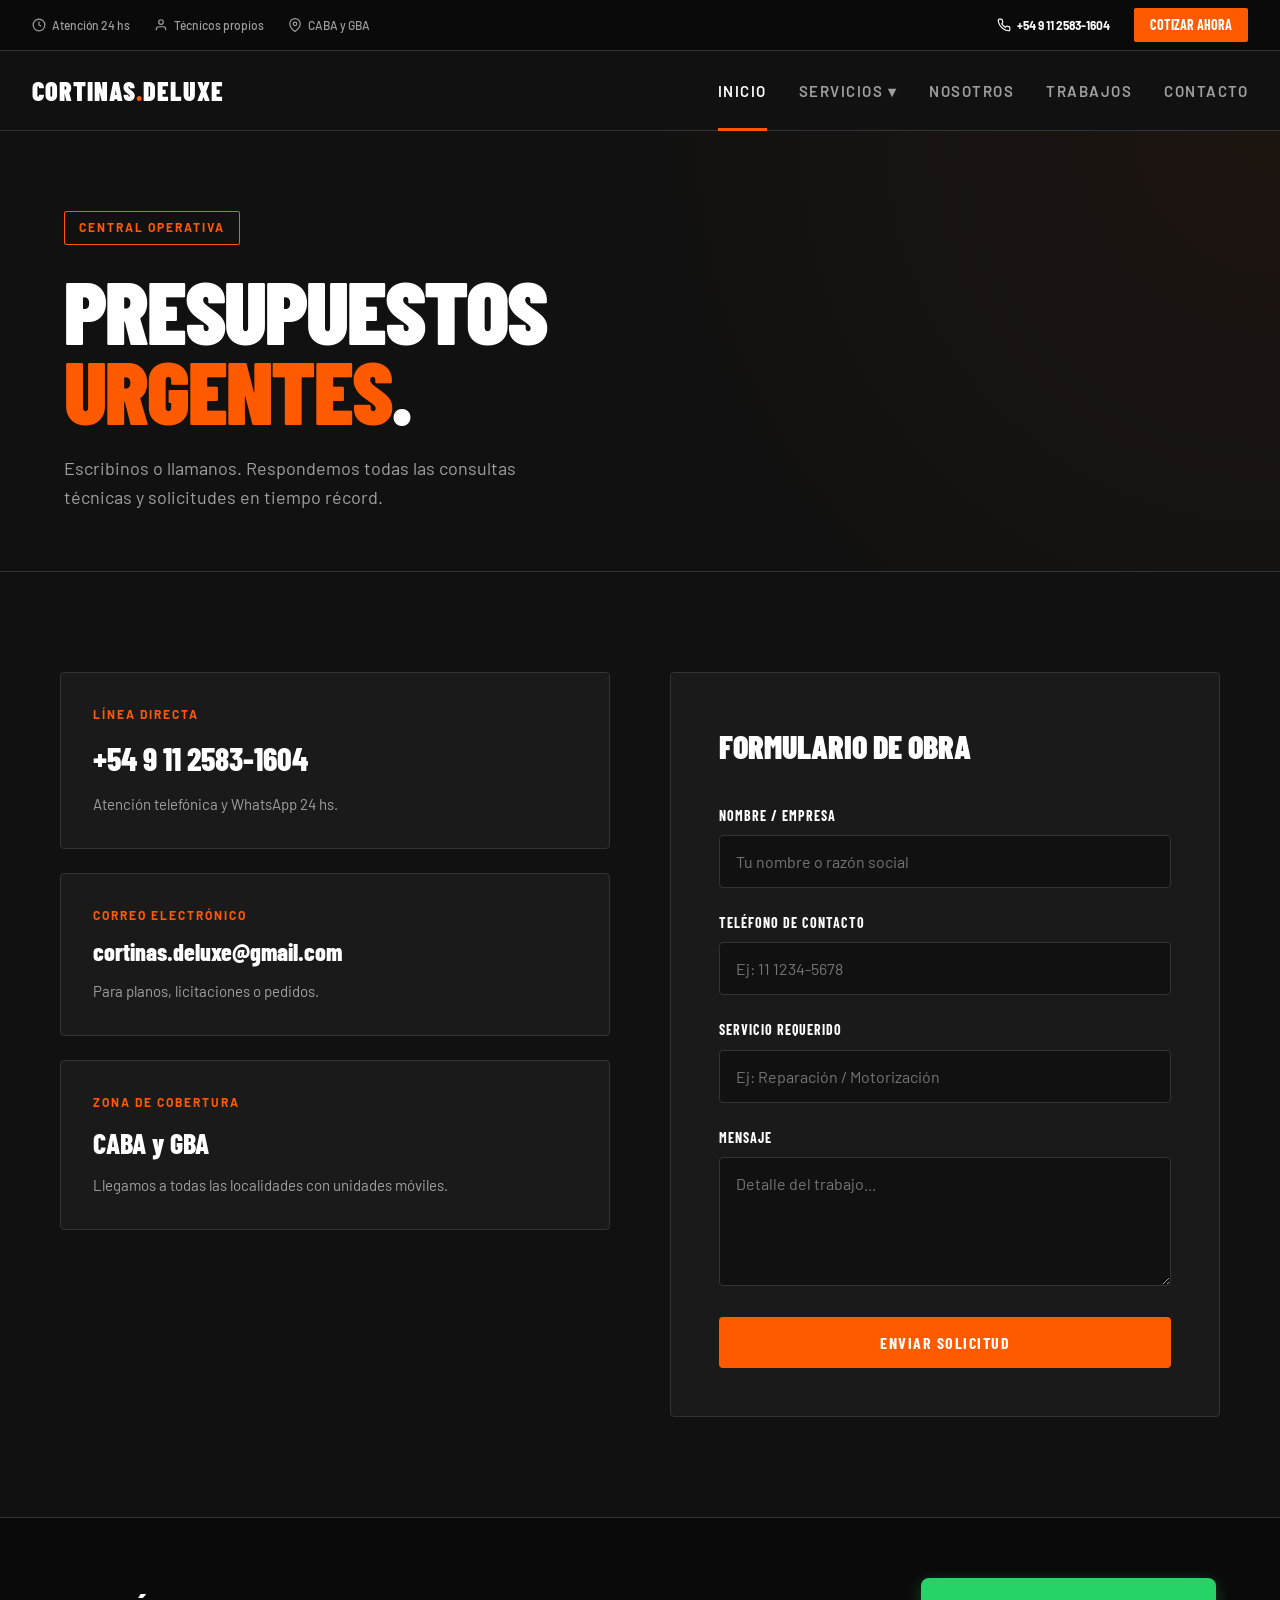
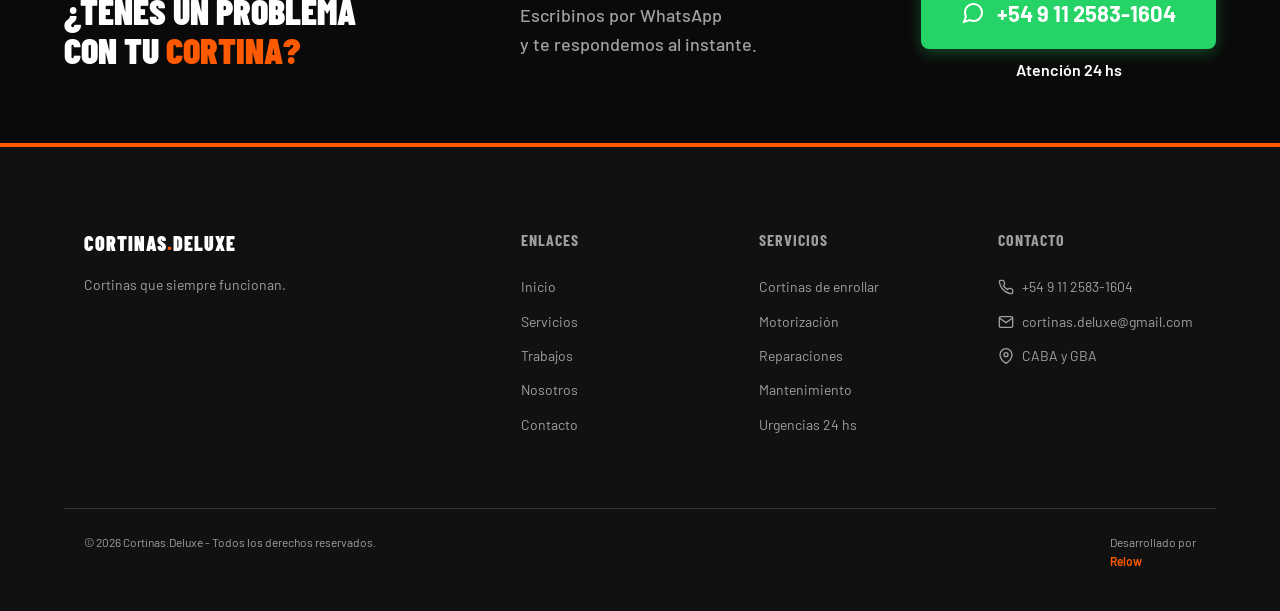
<file: contacto.html>
<!DOCTYPE html>
<html lang="es">
<head>
    <!-- Google tag (gtag.js) -->
    <script async src="https://www.googletagmanager.com/gtag/js?id=G-1SHH6PLGEV"></script>
    <script>
      window.dataLayer = window.dataLayer || [];
      function gtag(){dataLayer.push(arguments);}
      gtag('js', new Date());
      // Google Analytics
      gtag('config', 'G-1SHH6PLGEV');
      // Google Ads - conversión de llamada (número dinámico)
      gtag('config', 'AW-18227093387/uGJpCOrmrt4cEIu_rfND', {
        'phone_conversion_number': '1125831604'
      });
    </script>
    <meta charset="UTF-8">
    <meta name="viewport" content="width=device-width, initial-scale=1.0">
    <title>Contacto | Cortinas Deluxe</title>
    <link rel="stylesheet" href="style.css">
    <style>
        .cm-contact-grid { display: grid; grid-template-columns: 1fr 1fr; gap: 60px; margin-top: 40px; align-items: start;}
        .cm-form-group { margin-bottom: 24px; }
        .cm-form-group label { display: block; font-family: var(--font-heading); font-weight: 700; text-transform: uppercase; font-size: 14px; letter-spacing: 1px; margin-bottom: 8px; color: var(--text-main); }
        .cm-form-group input, .cm-form-group textarea { width: 100%; padding: 16px; border: 1px solid var(--border-color); background: var(--bg-main); color: var(--text-main); font-family: var(--font-body); font-size: 16px; outline: none; border-radius: 4px; transition: border-color 0.2s;}
        .cm-form-group input:focus, .cm-form-group textarea:focus { border-color: var(--accent); }
        .cm-contact-info-card { background: var(--bg-card); padding: 32px; border-radius: 4px; margin-bottom: 24px; border: 1px solid var(--border-color);}
        @media (max-width: 900px) { .cm-contact-grid { grid-template-columns: 1fr; } }
    </style>
</head>
<body>
    <header id="header-placeholder"></header>

    <section class="cm-hero" style="grid-template-columns: 1fr; min-height: 40vh;">
        <div class="cm-hero-left" style="padding-bottom: 20px;">
            <div class="cm-tag">Central Operativa</div>
            <h1 class="cm-h1">Presupuestos<br><em>Urgentes</em>.</h1>
            <p class="cm-hero-desc">Escribinos o llamanos. Respondemos todas las consultas técnicas y solicitudes en tiempo récord.</p>
        </div>
    </section>

    <div class="container" style="padding: 60px 20px 100px 20px;">
        <div class="cm-contact-grid">
            <div>
                <div class="cm-contact-info-card">
                    <div style="font-size: 12px; font-weight: 700; color: var(--accent); text-transform: uppercase; letter-spacing: 2px; margin-bottom: 8px;">Línea Directa</div>
                    <a href="tel:+5491125831604" onclick="gtag('event', 'conversion', {'send_to': 'AW-18227093387/Qv47CITZktgcEIu_rfND'});" style="display: block; text-decoration: none; font-family: var(--font-heading); font-size: 32px; font-weight: 800; color: var(--text-main); margin-bottom: 8px;">+54 9 11 2583-1604</a>
                    <p style="color: var(--text-muted); font-size: 15px;">Atención telefónica y WhatsApp 24 hs.</p>
                </div>
                <div class="cm-contact-info-card">
                    <div style="font-size: 12px; font-weight: 700; color: var(--accent); text-transform: uppercase; letter-spacing: 2px; margin-bottom: 8px;">Correo Electrónico</div>
                    <div style="font-family: var(--font-heading); font-size: 24px; font-weight: 800; color: var(--text-main); margin-bottom: 8px;">cortinas.deluxe@gmail.com</div>
                    <p style="color: var(--text-muted); font-size: 15px;">Para planos, licitaciones o pedidos.</p>
                </div>
                <div class="cm-contact-info-card">
                    <div style="font-size: 12px; font-weight: 700; color: var(--accent); text-transform: uppercase; letter-spacing: 2px; margin-bottom: 8px;">Zona de Cobertura</div>
                    <div style="font-family: var(--font-heading); font-size: 28px; font-weight: 800; color: var(--text-main); margin-bottom: 8px;">CABA y GBA</div>
                    <p style="color: var(--text-muted); font-size: 15px;">Llegamos a todas las localidades con unidades móviles.</p>
                </div>
            </div>

            <div style="background: var(--bg-card); padding: 48px; border-radius: 4px; border: 1px solid var(--border-color);">
                <h3 style="font-family: var(--font-heading); font-weight: 900; font-size: 32px; text-transform: uppercase; margin-bottom: 32px; color: var(--text-main);">Formulario de Obra</h3>
                <form action="mailto:cortinas.deluxe@gmail.com" method="POST" enctype="text/plain">
                    <div class="cm-form-group">
                        <label>Nombre / Empresa</label>
                        <input type="text" name="Nombre" placeholder="Tu nombre o razón social" required>
                    </div>
                    <div class="cm-form-group">
                        <label>Teléfono de Contacto</label>
                        <input type="tel" name="Tel" placeholder="Ej: 11 1234-5678" required>
                    </div>
                    <div class="cm-form-group">
                        <label>Servicio Requerido</label>
                        <input type="text" name="Servicio" placeholder="Ej: Reparación / Motorización">
                    </div>
                    <div class="cm-form-group">
                        <label>Mensaje</label>
                        <textarea name="Mensaje" rows="5" placeholder="Detalle del trabajo..." required></textarea>
                    </div>
                    <button type="submit" class="cm-btn-primary" style="width: 100%;">Enviar Solicitud</button>
                </form>
            </div>
        </div>
    </div>

    <div id="footer-placeholder"></div>
    <script src="components.js"></script>
</body>
</html>
</file>
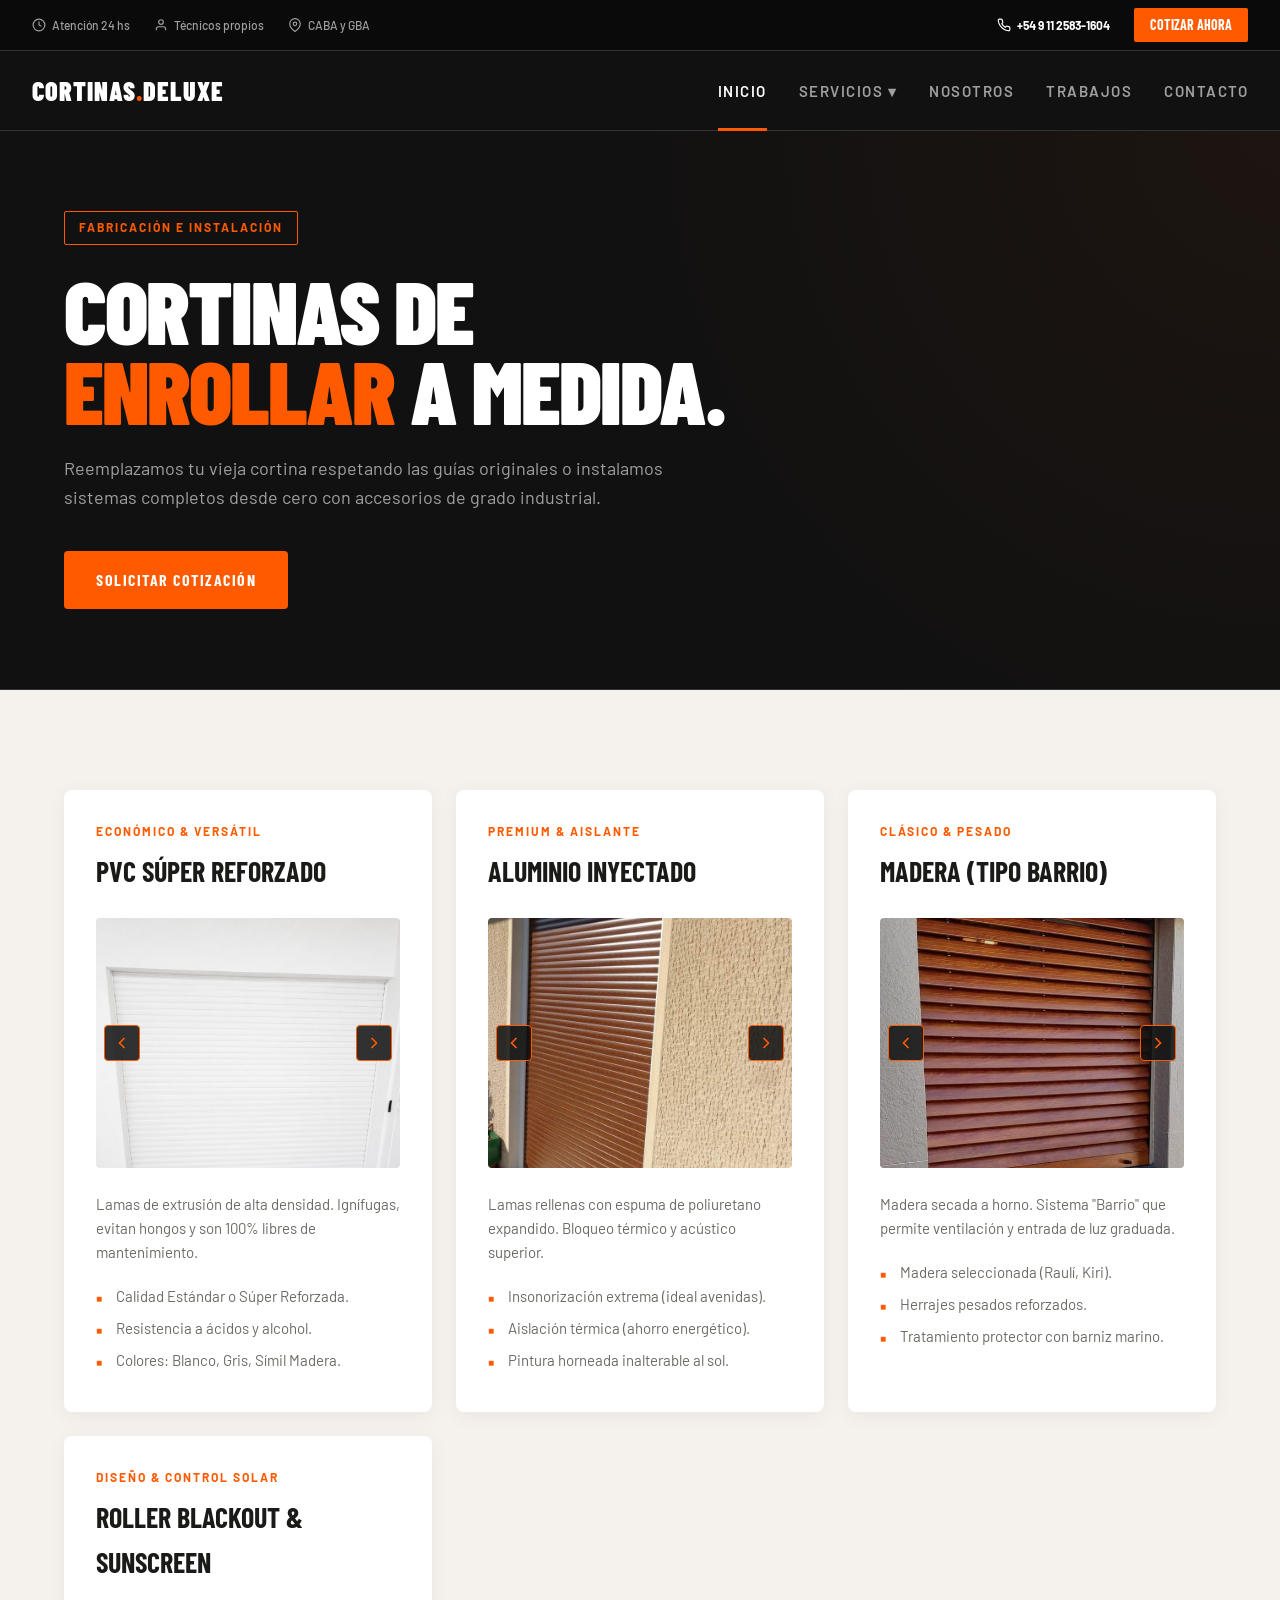
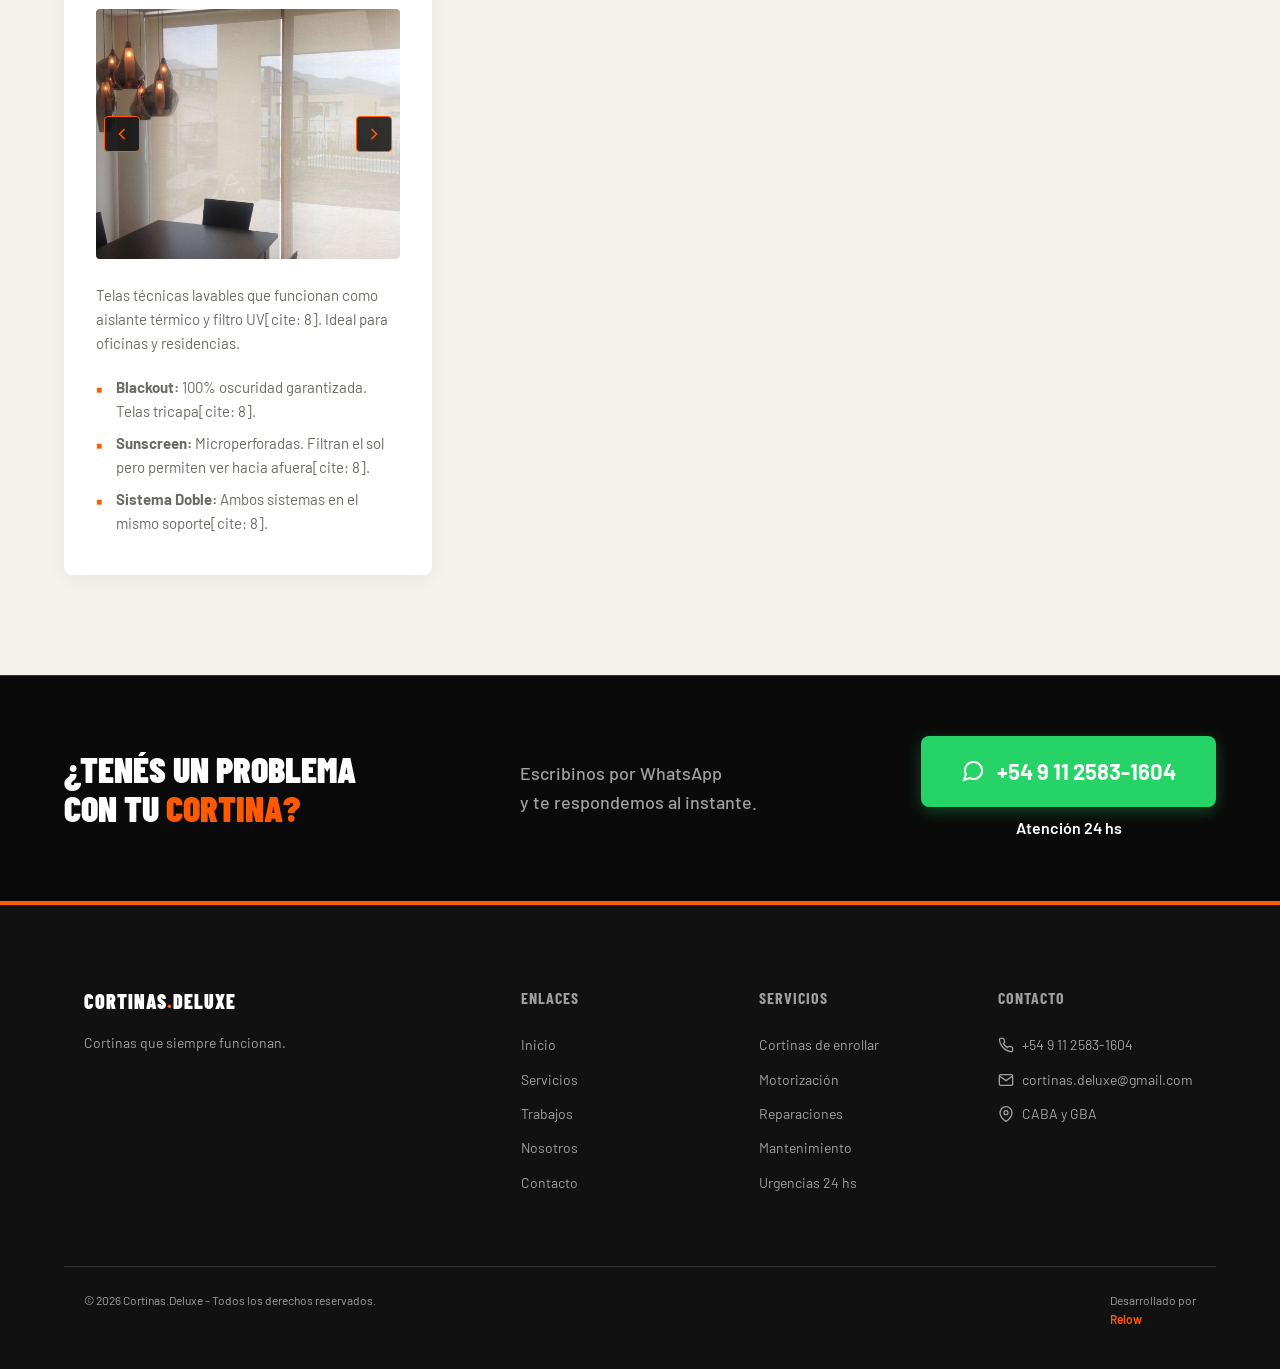
<file: cortinas-enrollar.html>
<!DOCTYPE html>
<html lang="es">
<head>
    <!-- Google tag (gtag.js) -->
    <script async src="https://www.googletagmanager.com/gtag/js?id=G-1SHH6PLGEV"></script>
    <script>
      window.dataLayer = window.dataLayer || [];
      function gtag(){dataLayer.push(arguments);}
      gtag('js', new Date());
      // Google Analytics
      gtag('config', 'G-1SHH6PLGEV');
      // Google Ads - conversión de llamada (número dinámico)
      gtag('config', 'AW-18227093387/uGJpCOrmrt4cEIu_rfND', {
        'phone_conversion_number': '1125831604'
      });
    </script>
    <meta charset="UTF-8">
    <meta name="viewport" content="width=device-width, initial-scale=1.0">
    <title>Cortinas de Enrollar | Cortinas Deluxe</title>
    <link rel="stylesheet" href="style.css">
    <style>
        .cm-tech-list { list-style: none; margin-top: 20px; }
        .cm-tech-list li { font-size: 15px; color: var(--text-muted-dark); margin-bottom: 8px; padding-left: 20px; position: relative; }
        .cm-tech-list li::before { content: '■'; color: var(--accent); position: absolute; left: 0; font-size: 10px; top: 6px; }
    </style>
</head>
<body>
    <header id="header-placeholder"></header>

    <section class="cm-hero" style="grid-template-columns: 1fr; min-height: 50vh;">
        <div class="cm-hero-left" style="padding-bottom: 40px;">
            <div class="cm-tag">Fabricación e Instalación</div>
            <h1 class="cm-h1">Cortinas de<br><em>Enrollar</em> a medida.</h1>
            <p class="cm-hero-desc" style="max-width: 600px;">Reemplazamos tu vieja cortina respetando las guías originales o instalamos sistemas completos desde cero con accesorios de grado industrial.</p>
            <div class="cm-hero-actions">
                <a href="https://wa.me/5491125831604?text=Hola%20Cortinas.Deluxe%2C%20quiero%20solicitar%20un%20presupuesto%20para%20mis%20cortinas." onclick="gtag('event', 'conversion', {'send_to': 'AW-18227093387/MOEfCOaE9eMcEIu_rfND'});" class="cm-btn-primary">Solicitar cotización</a>
            </div>
        </div>
    </section>

    <div class="cm-services-section">
        <div class="cm-services-grid" style="grid-template-columns: repeat(auto-fit, minmax(320px, 1fr));">
            
            <!-- 1. PVC -->
            <div class="cm-service-card" style="padding: 32px;">
                <div style="font-size: 12px; font-weight: 700; color: var(--accent); text-transform: uppercase; letter-spacing: 2px; margin-bottom: 8px;">Económico & Versátil</div>
                <h3 style="font-family: var(--font-heading); font-size: 28px; text-transform: uppercase; color: var(--text-dark); margin-bottom: 24px;">PVC Súper Reforzado</h3>
                
                <div class="cm-carousel-container">
                    <button class="cm-carousel-btn prev" aria-label="Anterior"><svg width="20" height="20" viewBox="0 0 24 24" fill="none" stroke="currentColor" stroke-width="2"><polyline points="15 18 9 12 15 6"></polyline></svg></button>
                    <div class="cm-carousel">
                        <div class="cm-carousel-slide"><img src="images/pvc/1.jpeg" alt="PVC obra 1"></div>
                        
                    </div>
                    <button class="cm-carousel-btn next" aria-label="Siguiente"><svg width="20" height="20" viewBox="0 0 24 24" fill="none" stroke="currentColor" stroke-width="2"><polyline points="9 18 15 12 9 6"></polyline></svg></button>
                </div>

                <p style="color: var(--text-muted-dark); font-size: 15px;">Lamas de extrusión de alta densidad. Ignífugas, evitan hongos y son 100% libres de mantenimiento.</p>
                <ul class="cm-tech-list">
                    <li>Calidad Estándar o Súper Reforzada.</li>
                    <li>Resistencia a ácidos y alcohol.</li>
                    <li>Colores: Blanco, Gris, Símil Madera.</li>
                </ul>
            </div>

            <!-- 2. ALUMINIO -->
            <div class="cm-service-card" style="padding: 32px;">
                <div style="font-size: 12px; font-weight: 700; color: var(--accent); text-transform: uppercase; letter-spacing: 2px; margin-bottom: 8px;">Premium & Aislante</div>
                <h3 style="font-family: var(--font-heading); font-size: 28px; text-transform: uppercase; color: var(--text-dark); margin-bottom: 24px;">Aluminio Inyectado</h3>
                
                <div class="cm-carousel-container">
                    <button class="cm-carousel-btn prev" aria-label="Anterior"><svg width="20" height="20" viewBox="0 0 24 24" fill="none" stroke="currentColor" stroke-width="2"><polyline points="15 18 9 12 15 6"></polyline></svg></button>
                    <div class="cm-carousel">
                        <div class="cm-carousel-slide"><img src="images/aluminio/1.jpeg" alt="Aluminio obra 1"></div>
                        <div class="cm-carousel-slide"><img src="images/aluminio/2.jpeg" alt="Aluminio obra 2"></div>
                    </div>
                    <button class="cm-carousel-btn next" aria-label="Siguiente"><svg width="20" height="20" viewBox="0 0 24 24" fill="none" stroke="currentColor" stroke-width="2"><polyline points="9 18 15 12 9 6"></polyline></svg></button>
                </div>

                <p style="color: var(--text-muted-dark); font-size: 15px;">Lamas rellenas con espuma de poliuretano expandido. Bloqueo térmico y acústico superior.</p>
                <ul class="cm-tech-list">
                    <li>Insonorización extrema (ideal avenidas).</li>
                    <li>Aislación térmica (ahorro energético).</li>
                    <li>Pintura horneada inalterable al sol.</li>
                </ul>
            </div>

            <!-- 3. MADERA -->
            <div class="cm-service-card" style="padding: 32px;">
                <div style="font-size: 12px; font-weight: 700; color: var(--accent); text-transform: uppercase; letter-spacing: 2px; margin-bottom: 8px;">Clásico & Pesado</div>
                <h3 style="font-family: var(--font-heading); font-size: 28px; text-transform: uppercase; color: var(--text-dark); margin-bottom: 24px;">Madera (Tipo Barrio)</h3>
                
                <div class="cm-carousel-container">
                    <button class="cm-carousel-btn prev" aria-label="Anterior"><svg width="20" height="20" viewBox="0 0 24 24" fill="none" stroke="currentColor" stroke-width="2"><polyline points="15 18 9 12 15 6"></polyline></svg></button>
                    <div class="cm-carousel">
                        <div class="cm-carousel-slide"><img src="images/madera/1.jpeg" alt="Madera obra 1"></div>
                        <div class="cm-carousel-slide"><img src="images/madera/2.jpeg" alt="Madera obra 2"></div>
                        <div class="cm-carousel-slide"><img src="images/madera/3.jpeg" alt="Madera obra 3"></div>
                    </div>
                    <button class="cm-carousel-btn next" aria-label="Siguiente"><svg width="20" height="20" viewBox="0 0 24 24" fill="none" stroke="currentColor" stroke-width="2"><polyline points="9 18 15 12 9 6"></polyline></svg></button>
                </div>

                <p style="color: var(--text-muted-dark); font-size: 15px;">Madera secada a horno. Sistema "Barrio" que permite ventilación y entrada de luz graduada.</p>
                <ul class="cm-tech-list">
                    <li>Madera seleccionada (Raulí, Kiri).</li>
                    <li>Herrajes pesados reforzados.</li>
                    <li>Tratamiento protector con barniz marino.</li>
                </ul>
            </div>

            <!-- 4. ROLLER (NUEVO) -->
            <div class="cm-service-card" style="padding: 32px;">
                <div style="font-size: 12px; font-weight: 700; color: var(--accent); text-transform: uppercase; letter-spacing: 2px; margin-bottom: 8px;">Diseño & Control Solar</div>
                <h3 style="font-family: var(--font-heading); font-size: 28px; text-transform: uppercase; color: var(--text-dark); margin-bottom: 24px;">Roller Blackout & Sunscreen</h3>
                
                <div class="cm-carousel-container">
                    <button class="cm-carousel-btn prev" aria-label="Anterior"><svg width="20" height="20" viewBox="0 0 24 24" fill="none" stroke="currentColor" stroke-width="2"><polyline points="15 18 9 12 15 6"></polyline></svg></button>
                    <div class="cm-carousel">
                        <div class="cm-carousel-slide"><img src="images/roller/1.jpeg" alt="Roller Blackout"></div>
                        <div class="cm-carousel-slide"><img src="images/roller/2.jpeg" alt="Roller Sunscreen"></div>
                        <div class="cm-carousel-slide"><img src="images/roller/3.jpeg" alt="Sistema Roller Doble"></div>
                    </div>
                    <button class="cm-carousel-btn next" aria-label="Siguiente"><svg width="20" height="20" viewBox="0 0 24 24" fill="none" stroke="currentColor" stroke-width="2"><polyline points="9 18 15 12 9 6"></polyline></svg></button>
                </div>

                <p style="color: var(--text-muted-dark); font-size: 15px;">Telas técnicas lavables que funcionan como aislante térmico y filtro UV[cite: 8]. Ideal para oficinas y residencias.</p>
                <ul class="cm-tech-list">
                    <li><strong>Blackout:</strong> 100% oscuridad garantizada. Telas tricapa[cite: 8].</li>
                    <li><strong>Sunscreen:</strong> Microperforadas. Filtran el sol pero permiten ver hacia afuera[cite: 8].</li>
                    <li><strong>Sistema Doble:</strong> Ambos sistemas en el mismo soporte[cite: 8].</li>
                </ul>
            </div>

        </div>
    </div>

    <div id="footer-placeholder"></div>
    <script src="components.js"></script>
</body>
</html>
</file>
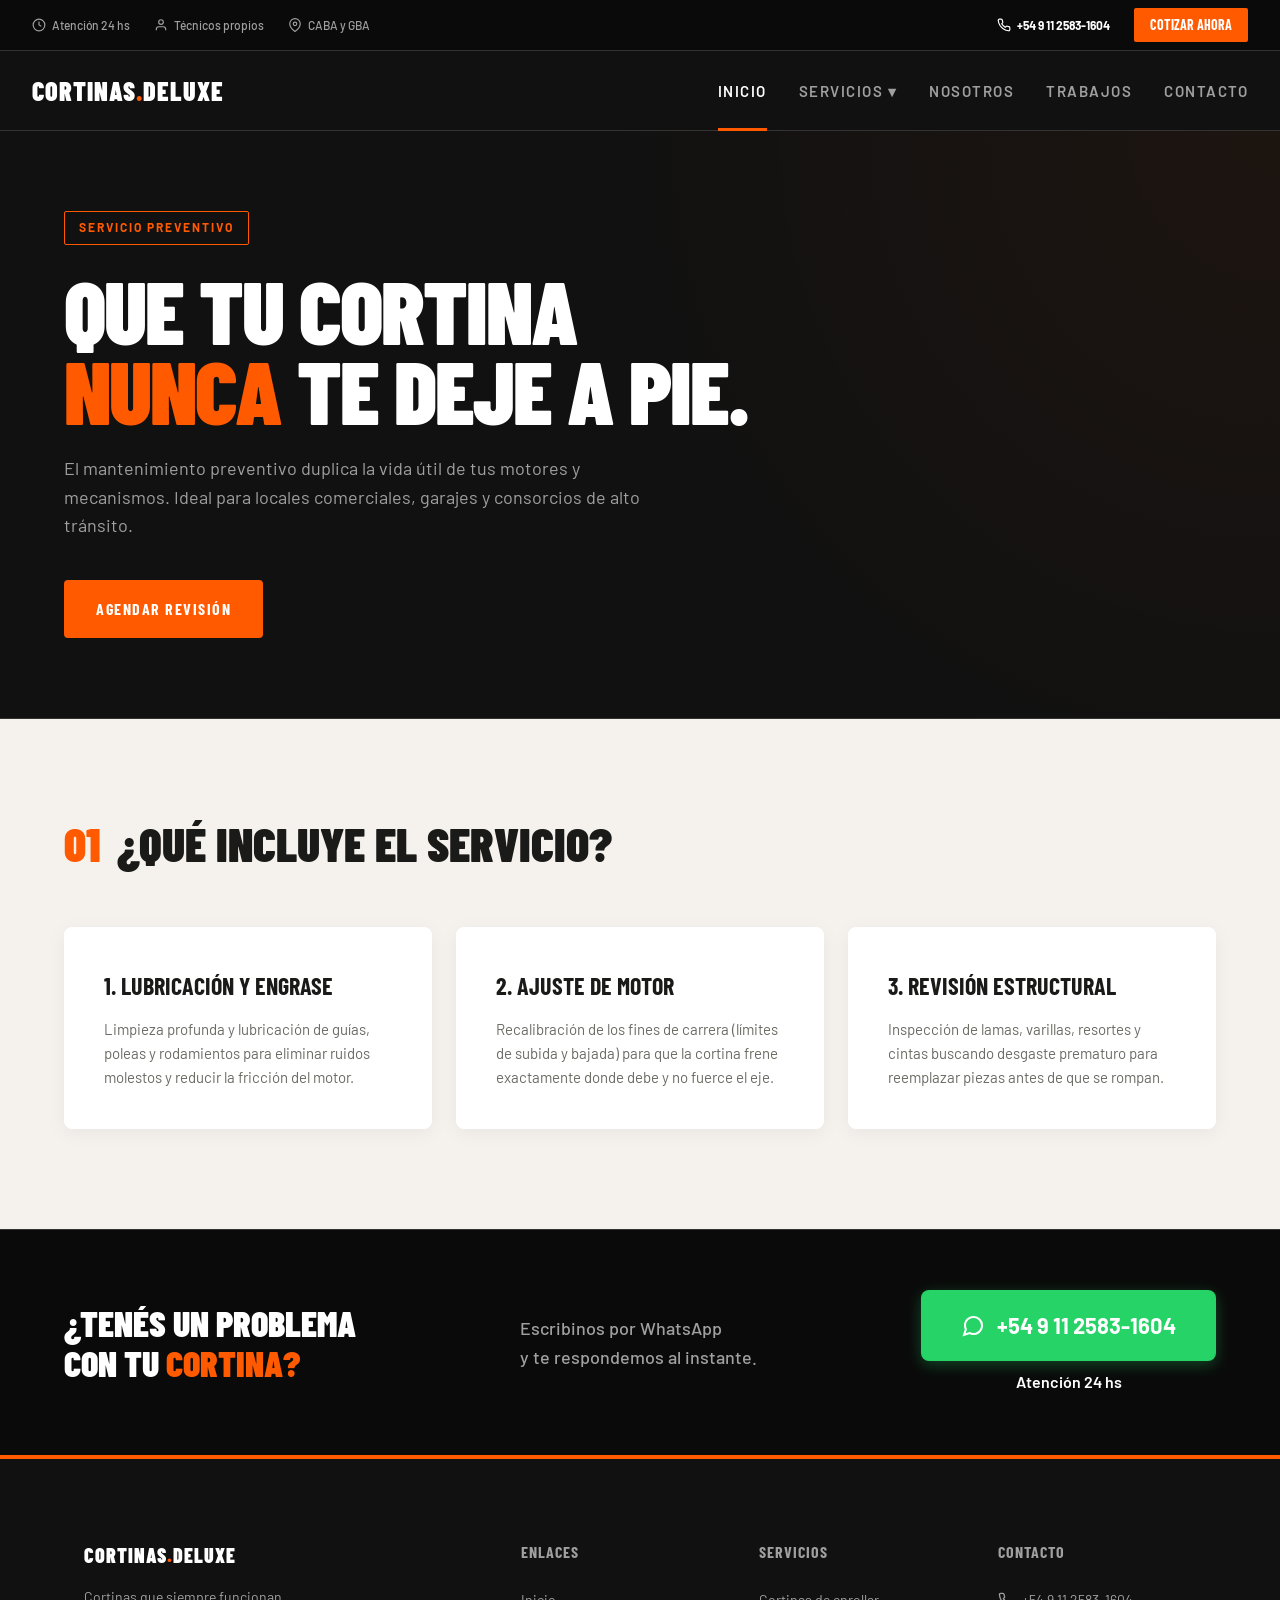
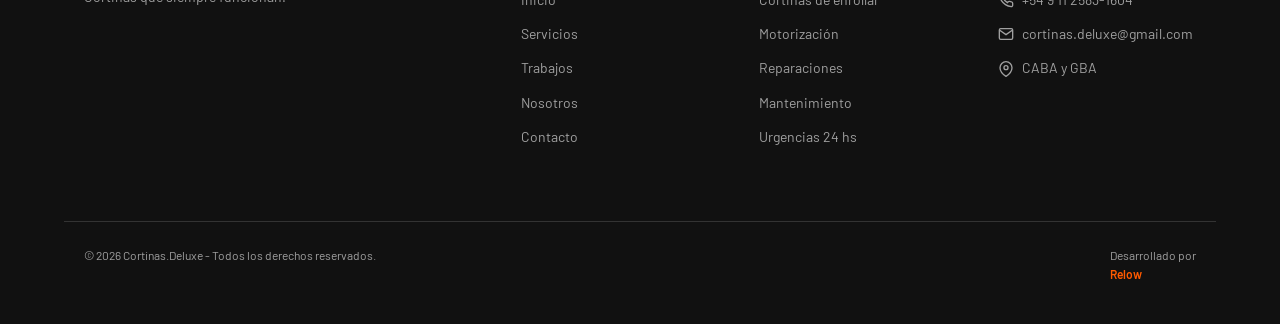
<file: mantenimiento.html>
<!DOCTYPE html>
<html lang="es">
<head>
    <!-- Google tag (gtag.js) -->
    <script async src="https://www.googletagmanager.com/gtag/js?id=G-1SHH6PLGEV"></script>
    <script>
      window.dataLayer = window.dataLayer || [];
      function gtag(){dataLayer.push(arguments);}
      gtag('js', new Date());
      // Google Analytics
      gtag('config', 'G-1SHH6PLGEV');
      // Google Ads - conversión de llamada (número dinámico)
      gtag('config', 'AW-18227093387/uGJpCOrmrt4cEIu_rfND', {
        'phone_conversion_number': '1125831604'
      });
    </script>
    <script>
function gtag_report_conversion(url) {
  var callback = function () {
    if (typeof(url) != 'undefined') {
      window.location = url;
    }
  };

  gtag('event', 'conversion', {
    'send_to': 'AW-18227093387/MOEfCOaE9eMcEIu_rfND',
    'event_callback': callback
  });

  return false;
}
</script>

    <meta charset="UTF-8">
    <meta name="viewport" content="width=device-width, initial-scale=1.0">
    <title>Mantenimiento de Cortinas | Cortinas Deluxe</title>
    <meta name="description" content="Servicio de mantenimiento preventivo y lubricación para cortinas de enrollar metálicas y de madera en CABA y GBA.">
    <link rel="stylesheet" href="style.css">
</head>
<body>
    <header id="header-placeholder"></header>

    <section class="cm-hero" style="grid-template-columns: 1fr; min-height: 50vh;">
        <div class="cm-hero-left" style="padding-bottom: 40px;">
            <div class="cm-tag">Servicio Preventivo</div>
            <h1 class="cm-h1">Que tu cortina<br><em>nunca</em> te deje a pie.</h1>
            <p class="cm-hero-desc" style="max-width: 600px;">El mantenimiento preventivo duplica la vida útil de tus motores y mecanismos. Ideal para locales comerciales, garajes y consorcios de alto tránsito.</p>
            <div class="cm-hero-actions">
                <a href="https://wa.me/5491125831604" onclick="return gtag_report_conversion(this.href);" class="cm-btn-primary">Agendar Revisión</a>
            </div>
        </div>
    </section>

    <div class="cm-services-section">
        <div class="cm-section-header">
            <div class="cm-header-left">
                <div class="cm-section-num">01</div>
                <div class="cm-section-title">¿Qué incluye el servicio?</div>
            </div>
        </div>
        <div class="cm-services-grid">
            <div class="cm-service-card" style="padding: 40px; justify-content: center;">
                <h3 style="font-family: var(--font-heading); font-size: 24px; text-transform: uppercase; margin-bottom: 12px; color: var(--text-dark);">1. Lubricación y Engrase</h3>
                <p style="color: var(--text-muted-dark); font-size: 15px;">Limpieza profunda y lubricación de guías, poleas y rodamientos para eliminar ruidos molestos y reducir la fricción del motor.</p>
            </div>
            <div class="cm-service-card" style="padding: 40px; justify-content: center;">
                <h3 style="font-family: var(--font-heading); font-size: 24px; text-transform: uppercase; margin-bottom: 12px; color: var(--text-dark);">2. Ajuste de Motor</h3>
                <p style="color: var(--text-muted-dark); font-size: 15px;">Recalibración de los fines de carrera (límites de subida y bajada) para que la cortina frene exactamente donde debe y no fuerce el eje.</p>
            </div>
            <div class="cm-service-card" style="padding: 40px; justify-content: center;">
                <h3 style="font-family: var(--font-heading); font-size: 24px; text-transform: uppercase; margin-bottom: 12px; color: var(--text-dark);">3. Revisión Estructural</h3>
                <p style="color: var(--text-muted-dark); font-size: 15px;">Inspección de lamas, varillas, resortes y cintas buscando desgaste prematuro para reemplazar piezas antes de que se rompan.</p>
            </div>
        </div>
    </div>

    <div id="footer-placeholder"></div>
    <script src="components.js"></script>
</body>
</html>
</file>
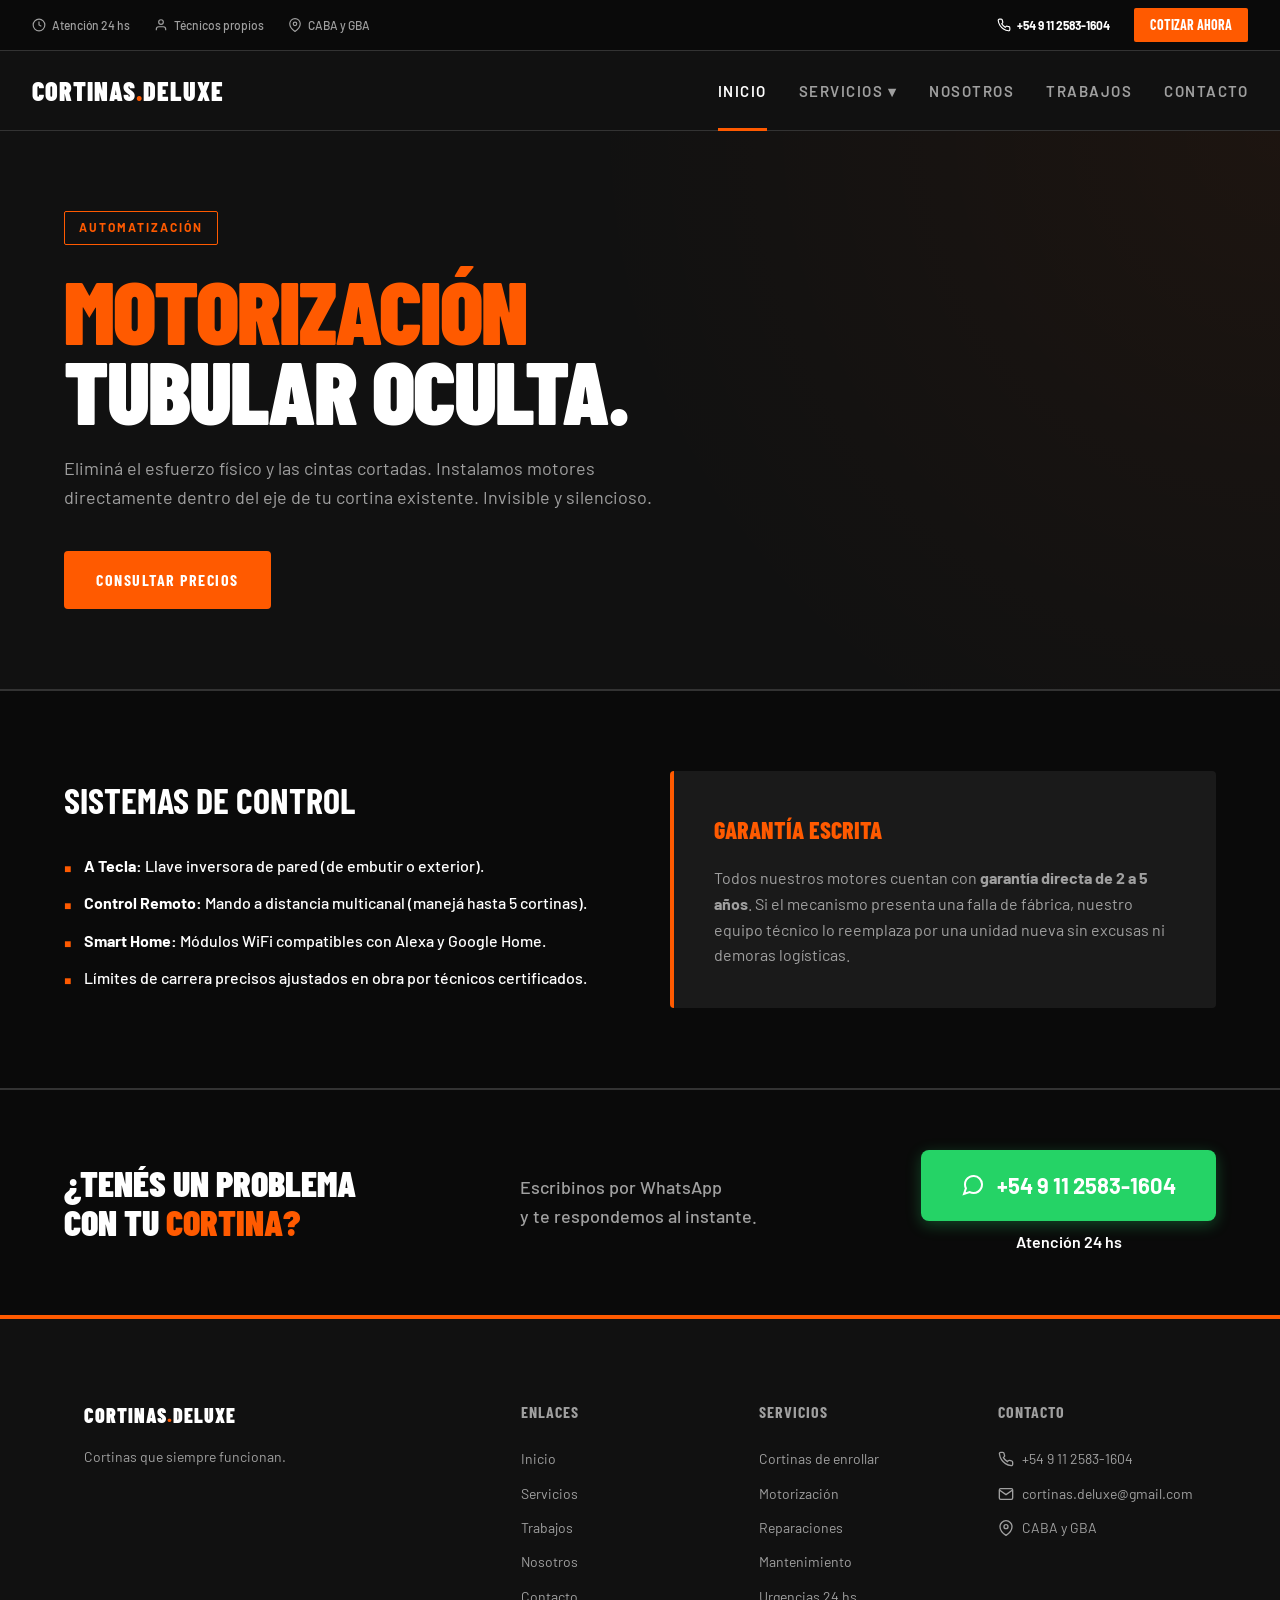
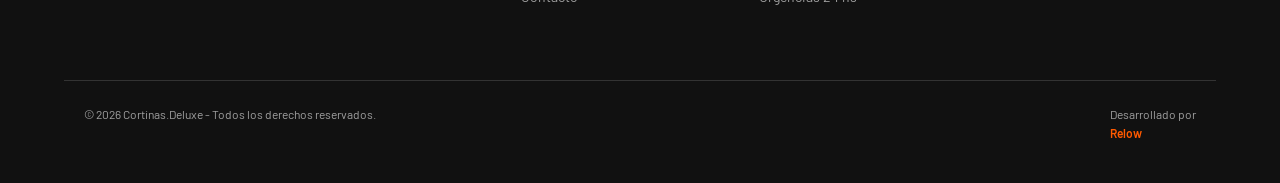
<file: motorizacion.html>
<!DOCTYPE html>
<html lang="es">
<head>
    <!-- Google tag (gtag.js) -->
    <script async src="https://www.googletagmanager.com/gtag/js?id=G-1SHH6PLGEV"></script>
    <script>
      window.dataLayer = window.dataLayer || [];
      function gtag(){dataLayer.push(arguments);}
      gtag('js', new Date());
      // Google Analytics
      gtag('config', 'G-1SHH6PLGEV');
      // Google Ads - conversión de llamada (número dinámico)
      gtag('config', 'AW-18227093387/uGJpCOrmrt4cEIu_rfND', {
        'phone_conversion_number': '1125831604'
      });
    </script>
    <script>
function gtag_report_conversion(url) {
  var callback = function () {
    if (typeof(url) != 'undefined') {
      window.location = url;
    }
  };

  gtag('event', 'conversion', {
    'send_to': 'AW-18227093387/MOEfCOaE9eMcEIu_rfND',
    'event_callback': callback
  });

  return false;
}
</script>

    <meta charset="UTF-8">
    <meta name="viewport" content="width=device-width, initial-scale=1.0">
    <title>Motorización Tubular | Cortinas Deluxe</title>
    <link rel="stylesheet" href="style.css">
    <style>
        .cm-tech-list-dark { list-style: none; margin-top: 20px; }
        .cm-tech-list-dark li { font-size: 16px; color: var(--text-main); margin-bottom: 12px; padding-left: 20px; position: relative; font-weight: 500;}
        .cm-tech-list-dark li::before { content: '■'; color: var(--accent); position: absolute; left: 0; font-size: 12px; top: 6px; }
    </style>
</head>
<body>
    <header id="header-placeholder"></header>

    <section class="cm-hero" style="grid-template-columns: 1fr; min-height: 50vh;">
        <div class="cm-hero-left" style="padding-bottom: 40px;">
            <div class="cm-tag">Automatización</div>
            <h1 class="cm-h1"><em>Motorización</em><br>Tubular Oculta.</h1>
            <p class="cm-hero-desc" style="max-width: 600px;">Eliminá el esfuerzo físico y las cintas cortadas. Instalamos motores directamente dentro del eje de tu cortina existente. Invisible y silencioso.</p>
            <div class="cm-hero-actions">
                <a href="https://wa.me/5491125831604" onclick="return gtag_report_conversion(this.href);" class="cm-btn-primary">Consultar precios</a>
            </div>
        </div>
    </section>

    <div class="cm-stats-section" style="grid-template-columns: 1fr 1fr; align-items: start;">
        <div>
            <h2 style="font-family: var(--font-heading); font-size: 36px; text-transform: uppercase; color: var(--text-main); margin-bottom: 24px;">Sistemas de Control</h2>
            <ul class="cm-tech-list-dark">
                <li><strong>A Tecla:</strong> Llave inversora de pared (de embutir o exterior).</li>
                <li><strong>Control Remoto:</strong> Mando a distancia multicanal (manejá hasta 5 cortinas).</li>
                <li><strong>Smart Home:</strong> Módulos WiFi compatibles con Alexa y Google Home.</li>
                <li>Límites de carrera precisos ajustados en obra por técnicos certificados.</li>
            </ul>
        </div>
        <div style="background: var(--bg-card); padding: 40px; border-left: 4px solid var(--accent); border-radius: 4px;">
            <div style="color: var(--accent); font-family: var(--font-heading); font-weight: 800; font-size: 24px; margin-bottom: 16px; text-transform: uppercase;">Garantía Escrita</div>
            <p style="color: var(--text-muted); font-size: 16px; line-height: 1.6;">Todos nuestros motores cuentan con <strong>garantía directa de 2 a 5 años</strong>. Si el mecanismo presenta una falla de fábrica, nuestro equipo técnico lo reemplaza por una unidad nueva sin excusas ni demoras logísticas.</p>
        </div>
    </div>

    <div id="footer-placeholder"></div>
    <script src="components.js"></script>
</body>
</html>
</file>
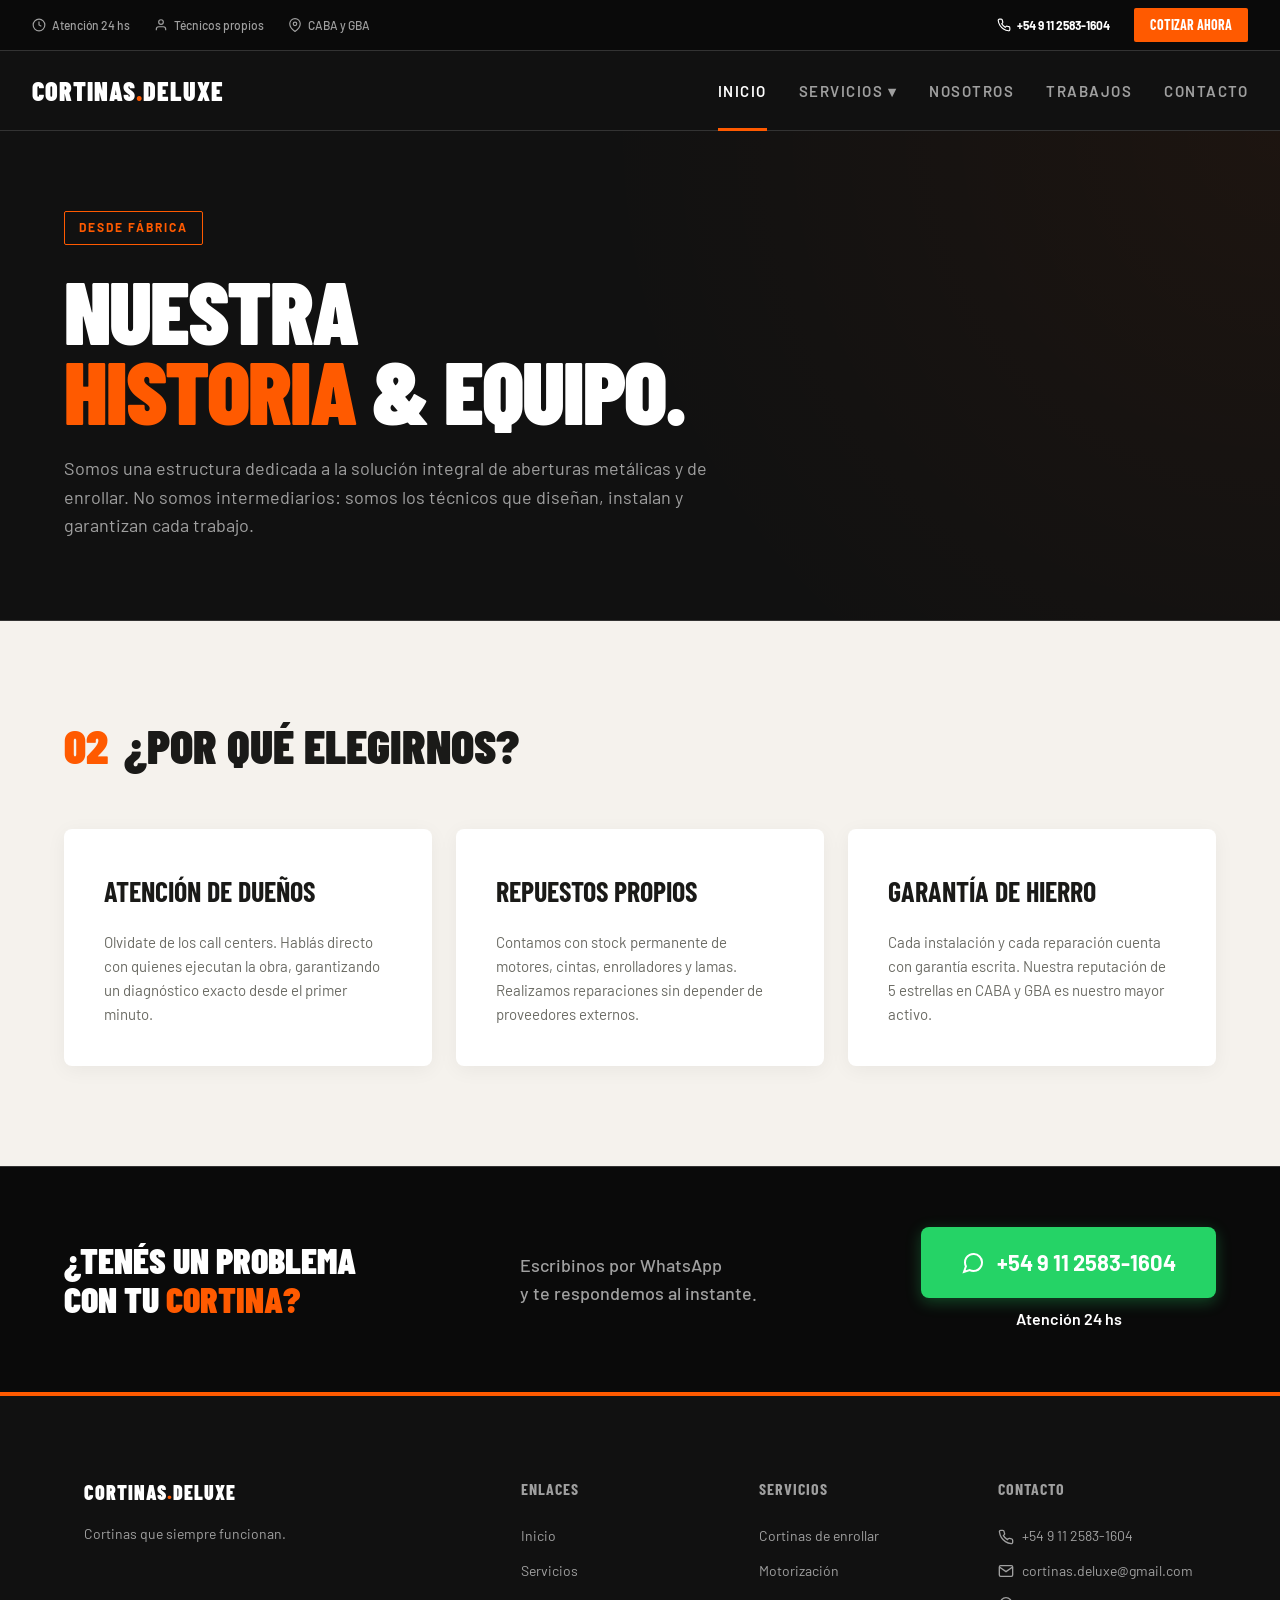
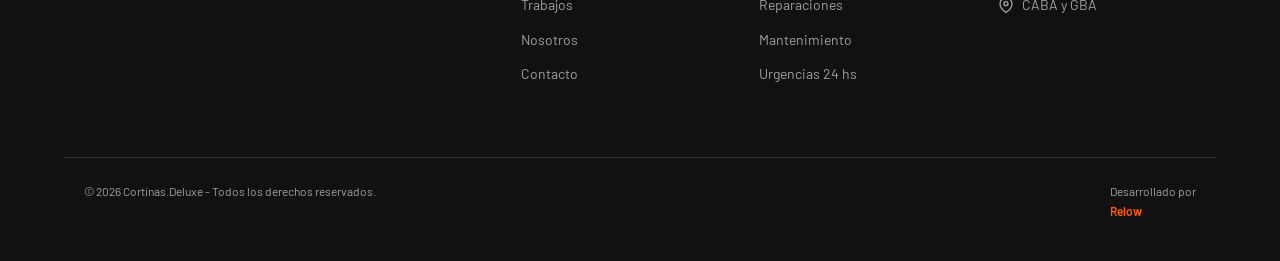
<file: nosotros.html>
<!DOCTYPE html>
<html lang="es">
<head>
    <!-- Google tag (gtag.js) -->
    <script async src="https://www.googletagmanager.com/gtag/js?id=G-1SHH6PLGEV"></script>
    <script>
      window.dataLayer = window.dataLayer || [];
      function gtag(){dataLayer.push(arguments);}
      gtag('js', new Date());
      // Google Analytics
      gtag('config', 'G-1SHH6PLGEV');
      // Google Ads - conversión de llamada (número dinámico)
      gtag('config', 'AW-18227093387/uGJpCOrmrt4cEIu_rfND', {
        'phone_conversion_number': '1125831604'
      });
    </script>
    <meta charset="UTF-8">
    <meta name="viewport" content="width=device-width, initial-scale=1.0">
    <title>Nuestra Historia | Cortinas Deluxe</title>
    <link rel="stylesheet" href="style.css">
</head>
<body>
    <header id="header-placeholder"></header>

    <section class="cm-hero" style="grid-template-columns: 1fr; min-height: 50vh;">
        <div class="cm-hero-left" style="padding-bottom: 40px;">
            <div class="cm-tag">Desde Fábrica</div>
            <h1 class="cm-h1">Nuestra<br><em>Historia</em> & Equipo.</h1>
            <p class="cm-hero-desc" style="max-width: 700px;">Somos una estructura dedicada a la solución integral de aberturas metálicas y de enrollar. No somos intermediarios: somos los técnicos que diseñan, instalan y garantizan cada trabajo.</p>
        </div>
    </section>

    <div class="cm-services-section">
        <div class="cm-section-header">
            <div class="cm-header-left">
                <div class="cm-section-num">02</div>
                <div class="cm-section-title">¿Por qué Elegirnos?</div>
            </div>
        </div>
        <div class="cm-services-grid">
            <div class="cm-service-card" style="padding: 40px;">
                <h3 style="font-family: var(--font-heading); font-size: 28px; text-transform: uppercase; color: var(--text-dark); margin-bottom: 16px;">Atención de Dueños</h3>
                <p style="color: var(--text-muted-dark); font-size: 15px;">Olvidate de los call centers. Hablás directo con quienes ejecutan la obra, garantizando un diagnóstico exacto desde el primer minuto.</p>
            </div>
            <div class="cm-service-card" style="padding: 40px;">
                <h3 style="font-family: var(--font-heading); font-size: 28px; text-transform: uppercase; color: var(--text-dark); margin-bottom: 16px;">Repuestos Propios</h3>
                <p style="color: var(--text-muted-dark); font-size: 15px;">Contamos con stock permanente de motores, cintas, enrolladores y lamas. Realizamos reparaciones sin depender de proveedores externos.</p>
            </div>
            <div class="cm-service-card" style="padding: 40px;">
                <h3 style="font-family: var(--font-heading); font-size: 28px; text-transform: uppercase; color: var(--text-dark); margin-bottom: 16px;">Garantía de Hierro</h3>
                <p style="color: var(--text-muted-dark); font-size: 15px;">Cada instalación y cada reparación cuenta con garantía escrita. Nuestra reputación de 5 estrellas en CABA y GBA es nuestro mayor activo.</p>
            </div>
        </div>
    </div>

    <div id="footer-placeholder"></div>
    <script src="components.js"></script>
</body>
</html>
</file>
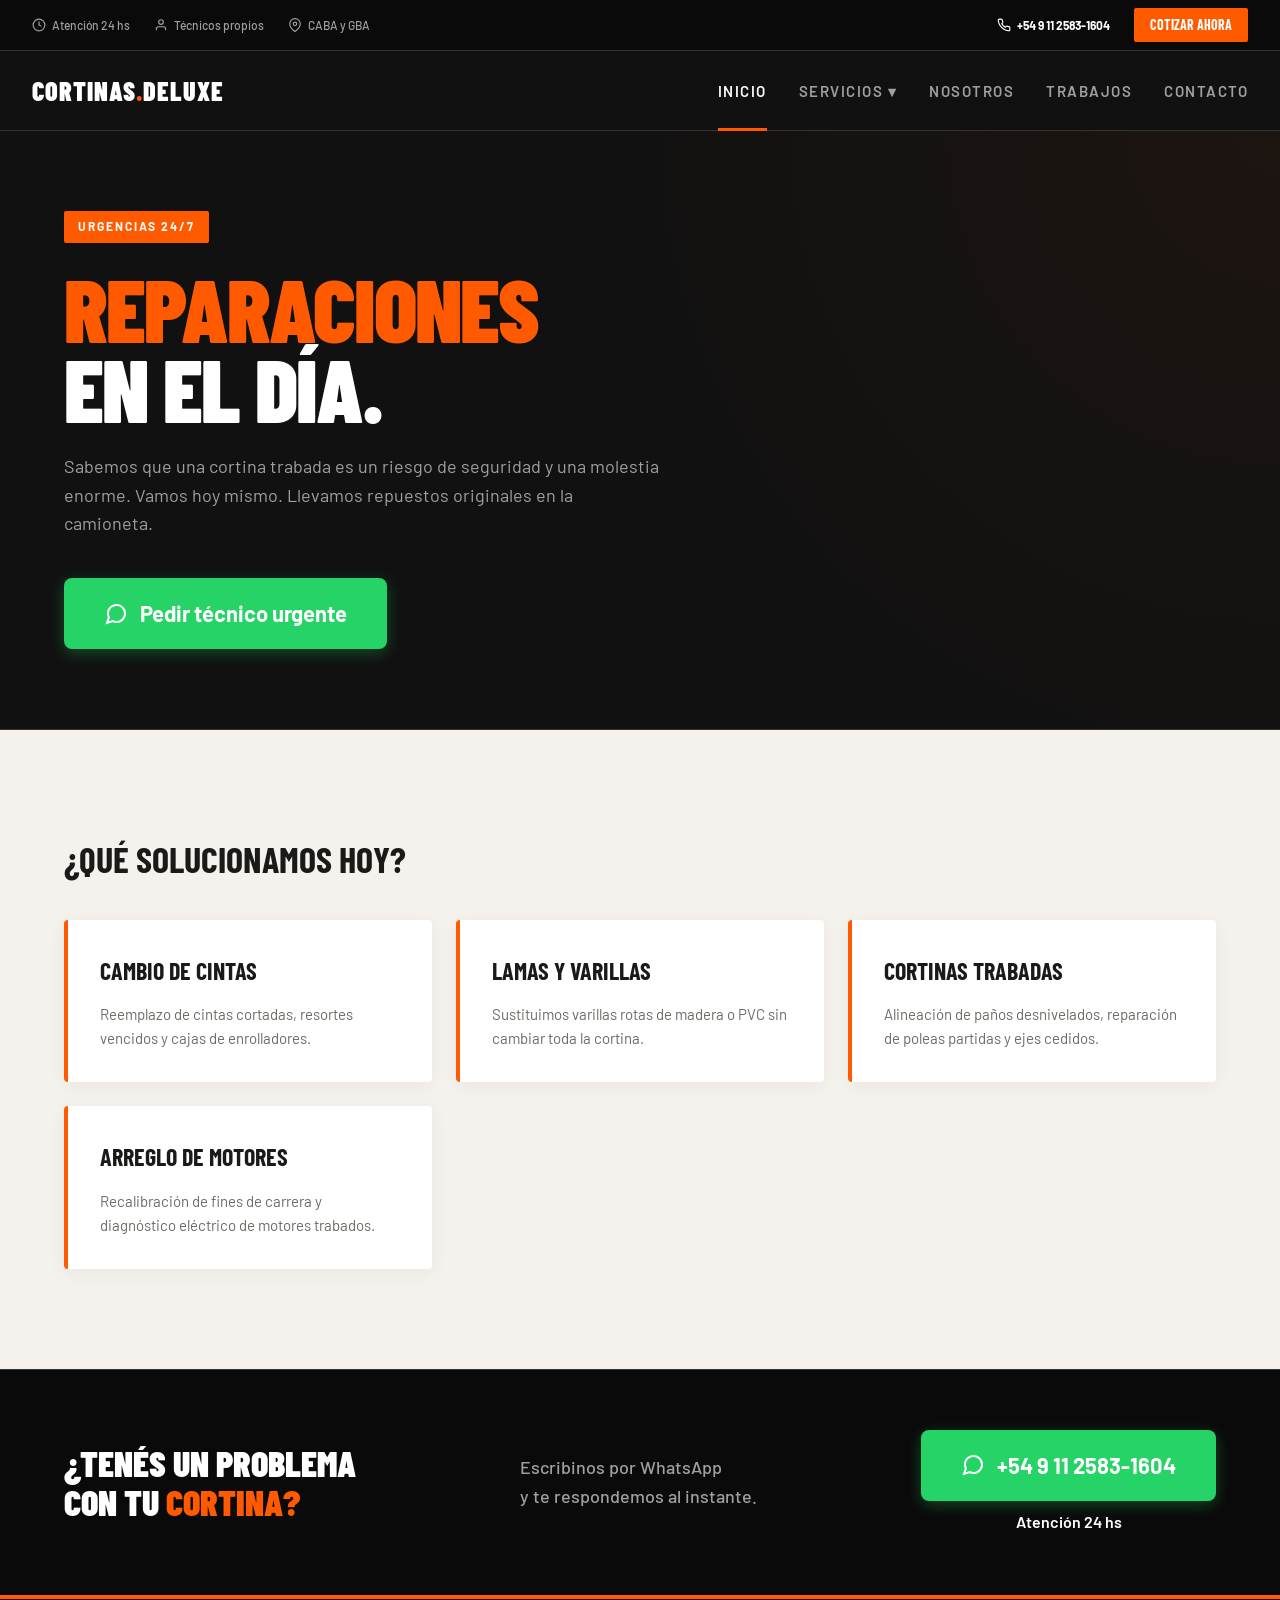
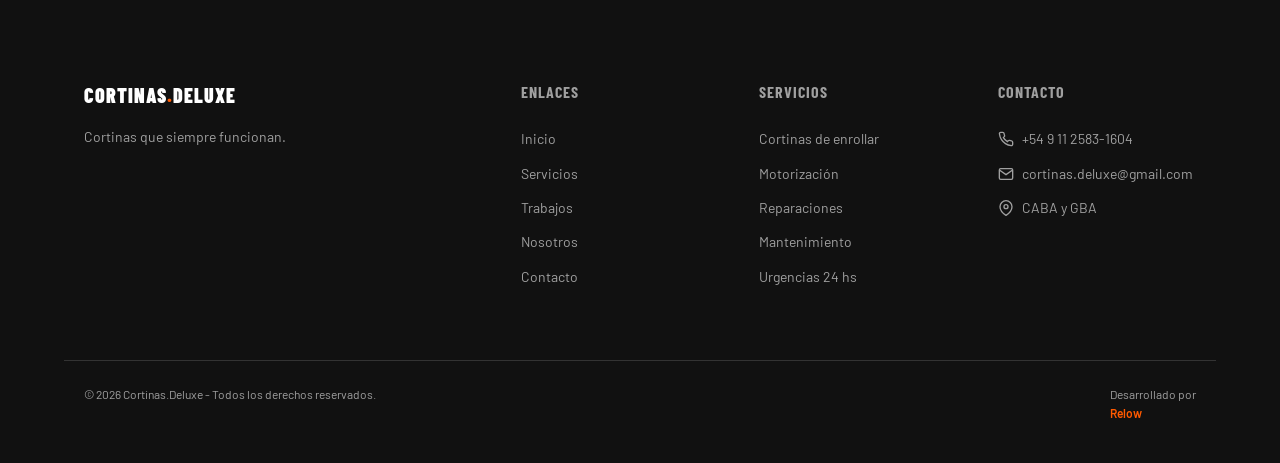
<file: reparaciones.html>
<!DOCTYPE html>
<html lang="es">
<head>
    <!-- Google tag (gtag.js) -->
    <script async src="https://www.googletagmanager.com/gtag/js?id=G-1SHH6PLGEV"></script>
    <script>
      window.dataLayer = window.dataLayer || [];
      function gtag(){dataLayer.push(arguments);}
      gtag('js', new Date());
      // Google Analytics
      gtag('config', 'G-1SHH6PLGEV');
      // Google Ads - conversión de llamada (número dinámico)
      gtag('config', 'AW-18227093387/uGJpCOrmrt4cEIu_rfND', {
        'phone_conversion_number': '1125831604'
      });
    </script>
    <script>
function gtag_report_conversion(url) {
  var callback = function () {
    if (typeof(url) != 'undefined') {
      window.location = url;
    }
  };

  gtag('event', 'conversion', {
    'send_to': 'AW-18227093387/MOEfCOaE9eMcEIu_rfND',
    'event_callback': callback
  });

  return false;
}
</script>

    <meta charset="UTF-8">
    <meta name="viewport" content="width=device-width, initial-scale=1.0">
    <title>Reparaciones y Urgencias | Cortinas Deluxe</title>
    <link rel="stylesheet" href="style.css">
</head>
<body>
    <header id="header-placeholder"></header>

    <section class="cm-hero" style="grid-template-columns: 1fr; min-height: 50vh;">
        <div class="cm-hero-left" style="padding-bottom: 40px;">
            <div class="cm-tag" style="background: var(--accent); color: #fff; border: none;">Urgencias 24/7</div>
            <h1 class="cm-h1"><em>Reparaciones</em><br>en el día.</h1>
            <p class="cm-hero-desc" style="max-width: 600px;">Sabemos que una cortina trabada es un riesgo de seguridad y una molestia enorme. Vamos hoy mismo. Llevamos repuestos originales en la camioneta.</p>
            <div class="cm-hero-actions">
                <a href="https://wa.me/5491125831604?text=Hola,%20necesito%20una%20reparación%20urgente" onclick="return gtag_report_conversion(this.href);" class="cm-btn-whatsapp">
                    <svg width="24" height="24" viewBox="0 0 24 24" fill="none" stroke="currentColor" stroke-width="2"><path d="M21 11.5a8.38 8.38 0 0 1-.9 3.8 8.5 8.5 0 0 1-7.6 4.7 8.38 8.38 0 0 1-3.8-.9L3 21l1.9-5.7a8.38 8.38 0 0 1-.9-3.8 8.5 8.5 0 0 1 4.7-7.6 8.38 8.38 0 0 1 3.8-.9h.5a8.48 8.48 0 0 1 8 8v.5z"/></svg>
                    Pedir técnico urgente
                </a>
            </div>
        </div>
    </section>

    <div class="cm-services-section">
        <h2 style="font-family: var(--font-heading); font-size: 36px; text-transform: uppercase; color: var(--text-dark); margin-bottom: 32px;">¿Qué solucionamos hoy?</h2>
        <div class="cm-services-grid">
            <div class="cm-service-card" style="padding: 32px; border-left: 4px solid var(--accent); border-radius: 4px;">
                <h3 style="font-family: var(--font-heading); font-size: 24px; text-transform: uppercase; color: var(--text-dark); margin-bottom: 12px;">Cambio de Cintas</h3>
                <p style="color: var(--text-muted-dark); font-size: 15px;">Reemplazo de cintas cortadas, resortes vencidos y cajas de enrolladores.</p>
            </div>
            <div class="cm-service-card" style="padding: 32px; border-left: 4px solid var(--accent); border-radius: 4px;">
                <h3 style="font-family: var(--font-heading); font-size: 24px; text-transform: uppercase; color: var(--text-dark); margin-bottom: 12px;">Lamas y Varillas</h3>
                <p style="color: var(--text-muted-dark); font-size: 15px;">Sustituimos varillas rotas de madera o PVC sin cambiar toda la cortina.</p>
            </div>
            <div class="cm-service-card" style="padding: 32px; border-left: 4px solid var(--accent); border-radius: 4px;">
                <h3 style="font-family: var(--font-heading); font-size: 24px; text-transform: uppercase; color: var(--text-dark); margin-bottom: 12px;">Cortinas Trabadas</h3>
                <p style="color: var(--text-muted-dark); font-size: 15px;">Alineación de paños desnivelados, reparación de poleas partidas y ejes cedidos.</p>
            </div>
            <div class="cm-service-card" style="padding: 32px; border-left: 4px solid var(--accent); border-radius: 4px;">
                <h3 style="font-family: var(--font-heading); font-size: 24px; text-transform: uppercase; color: var(--text-dark); margin-bottom: 12px;">Arreglo de Motores</h3>
                <p style="color: var(--text-muted-dark); font-size: 15px;">Recalibración de fines de carrera y diagnóstico eléctrico de motores trabados.</p>
            </div>
        </div>
    </div>

    <div id="footer-placeholder"></div>
    <script src="components.js"></script>
</body>
</html>
</file>
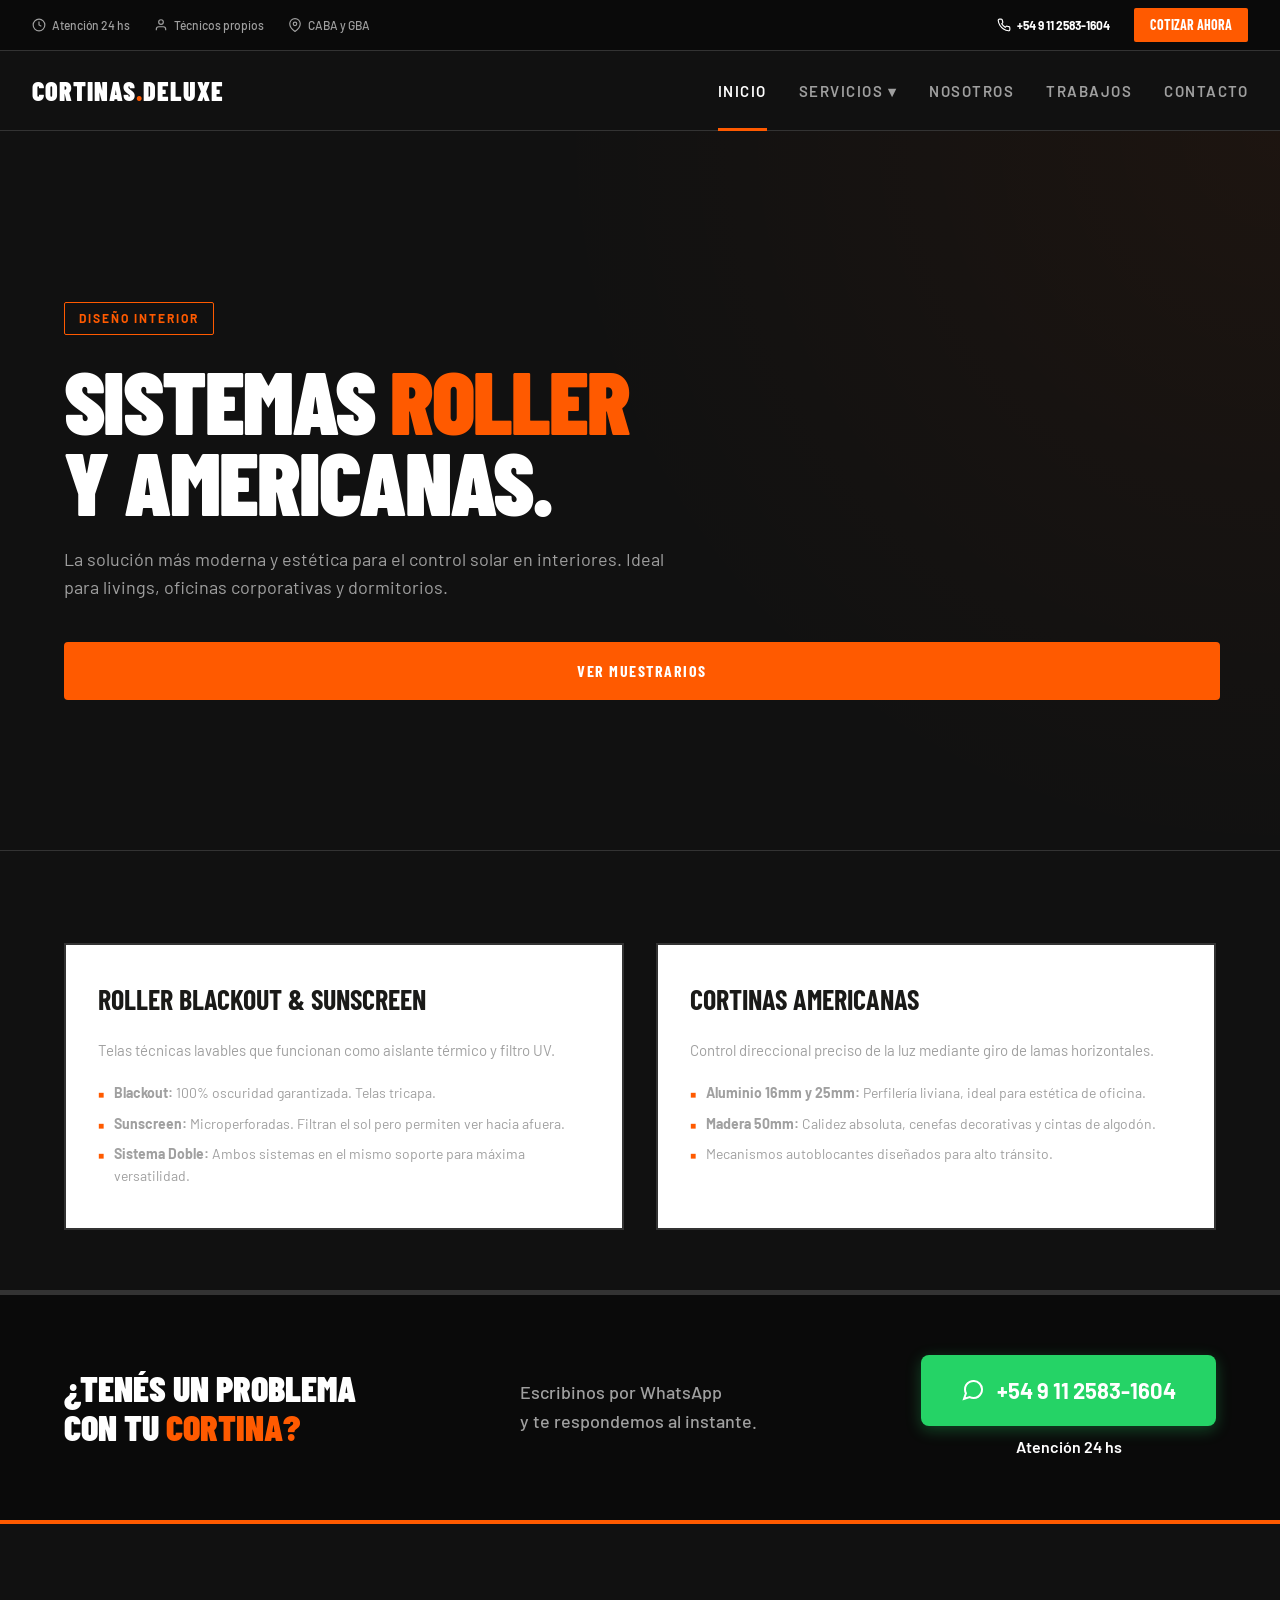
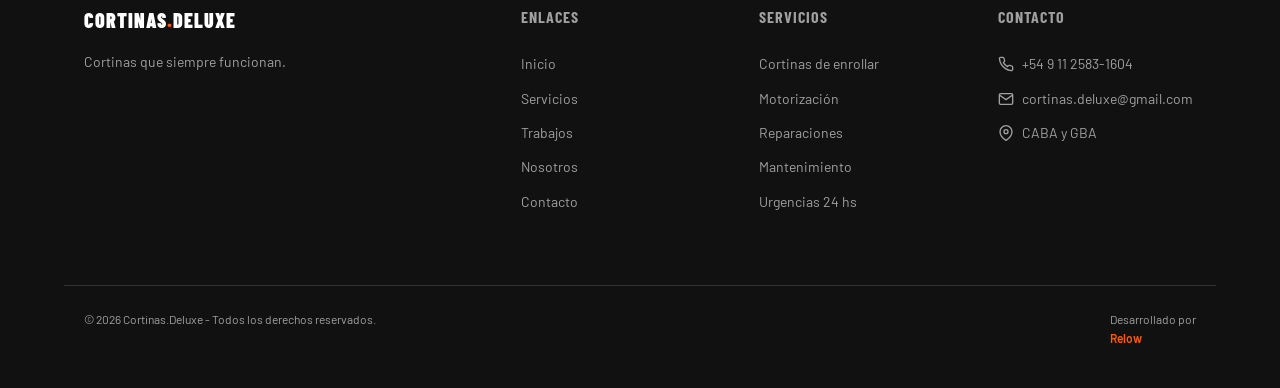
<file: roller-americanas.html>
<!DOCTYPE html>
<html lang="es">
<head>
    <!-- Google tag (gtag.js) -->
    <script async src="https://www.googletagmanager.com/gtag/js?id=G-1SHH6PLGEV"></script>
    <script>
      window.dataLayer = window.dataLayer || [];
      function gtag(){dataLayer.push(arguments);}
      gtag('js', new Date());
      // Google Analytics
      gtag('config', 'G-1SHH6PLGEV');
      // Google Ads - conversión de llamada (número dinámico)
      gtag('config', 'AW-18227093387/uGJpCOrmrt4cEIu_rfND', {
        'phone_conversion_number': '1125831604'
      });
    </script>
    <script>
function gtag_report_conversion(url) {
  var callback = function () {
    if (typeof(url) != 'undefined') {
      window.location = url;
    }
  };

  gtag('event', 'conversion', {
    'send_to': 'AW-18227093387/MOEfCOaE9eMcEIu_rfND',
    'event_callback': callback
  });

  return false;
}
</script>

    <meta charset="UTF-8">
    <meta name="viewport" content="width=device-width, initial-scale=1.0">
    <title>Cortinas Roller y Americanas | Cortinas.Metal</title>
    <meta name="description" content="Sistemas Roller Blackout, Sunscreen y Cortinas Americanas. Control solar para oficinas y hogares con el mejor diseño.">
    <link rel="stylesheet" href="style.css">
    <style>
        .cm-catalog-section { padding: 60px 5%; border-bottom: 4px solid var(--border-color); background: var(--bg-main); }
        .cm-catalog-grid { display: grid; grid-template-columns: repeat(auto-fit, minmax(350px, 1fr)); gap: 32px; margin-top: 32px; }
        .cm-material-card { background: #fff; border: 2px solid var(--border-color); padding: 32px; }
        .cm-material-title { font-family: var(--font-heading); font-size: 28px; text-transform: uppercase; margin-bottom: 16px; color: var(--text-dark); }
        .cm-tech-list { list-style: none; margin-top: 20px; }
        .cm-tech-list li { font-size: 14px; color: var(--text-muted); margin-bottom: 8px; padding-left: 16px; position: relative; }
        .cm-tech-list li::before { content: '■'; color: var(--accent); position: absolute; left: 0; font-size: 10px; top: 4px; }
    </style>
</head>
<body>
    <header id="header-placeholder"></header>

    <section class="cm-hero" style="grid-template-columns: 1fr;">
        <div class="cm-hero-left" style="padding-bottom: 60px;">
            <div class="cm-tag">Diseño Interior</div>
            <h1 class="cm-h1">Sistemas <em>Roller</em><br>y Americanas.</h1>
            <p class="cm-hero-desc" style="max-width: 600px;">La solución más moderna y estética para el control solar en interiores. Ideal para livings, oficinas corporativas y dormitorios.</p>
            <a href="https://wa.me/+549112831604" onclick="return gtag_report_conversion(this.href);" class="cm-btn-primary">Ver muestrarios</a>
        </div>
    </section>

    <div class="cm-catalog-section">
        <div class="cm-catalog-grid">
            <div class="cm-material-card">
                <h3 class="cm-material-title">Roller Blackout & Sunscreen</h3>
                <p style="color: var(--text-muted); font-size: 15px; margin-bottom: 20px;">Telas técnicas lavables que funcionan como aislante térmico y filtro UV.</p>
                <ul class="cm-tech-list">
                    <li><strong>Blackout:</strong> 100% oscuridad garantizada. Telas tricapa.</li>
                    <li><strong>Sunscreen:</strong> Microperforadas. Filtran el sol pero permiten ver hacia afuera.</li>
                    <li><strong>Sistema Doble:</strong> Ambos sistemas en el mismo soporte para máxima versatilidad.</li>
                </ul>
            </div>
            <div class="cm-material-card">
                <h3 class="cm-material-title">Cortinas Americanas</h3>
                <p style="color: var(--text-muted); font-size: 15px; margin-bottom: 20px;">Control direccional preciso de la luz mediante giro de lamas horizontales.</p>
                <ul class="cm-tech-list">
                    <li><strong>Aluminio 16mm y 25mm:</strong> Perfilería liviana, ideal para estética de oficina.</li>
                    <li><strong>Madera 50mm:</strong> Calidez absoluta, cenefas decorativas y cintas de algodón.</li>
                    <li>Mecanismos autoblocantes diseñados para alto tránsito.</li>
                </ul>
            </div>
        </div>
    </div>

    <div id="footer-placeholder"></div>
    <script src="components.js"></script>
</body>
</html>
</file>
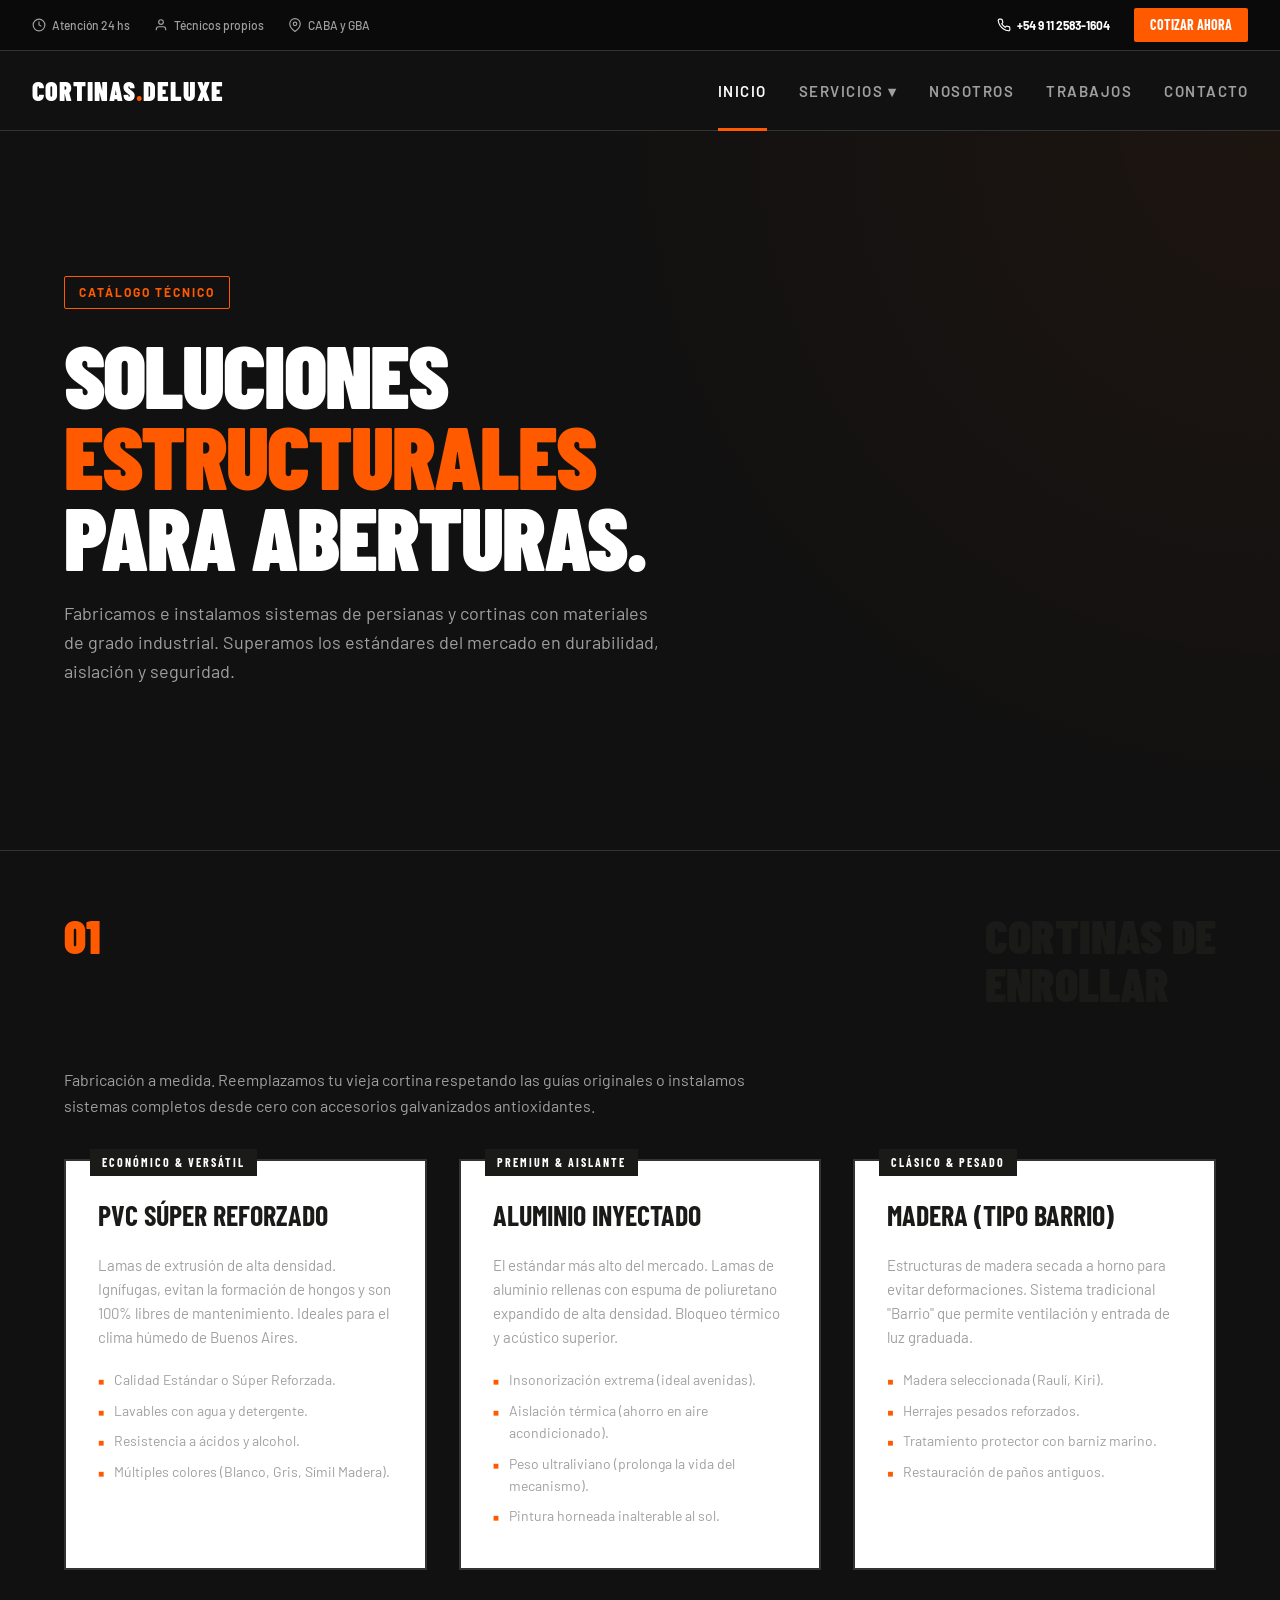
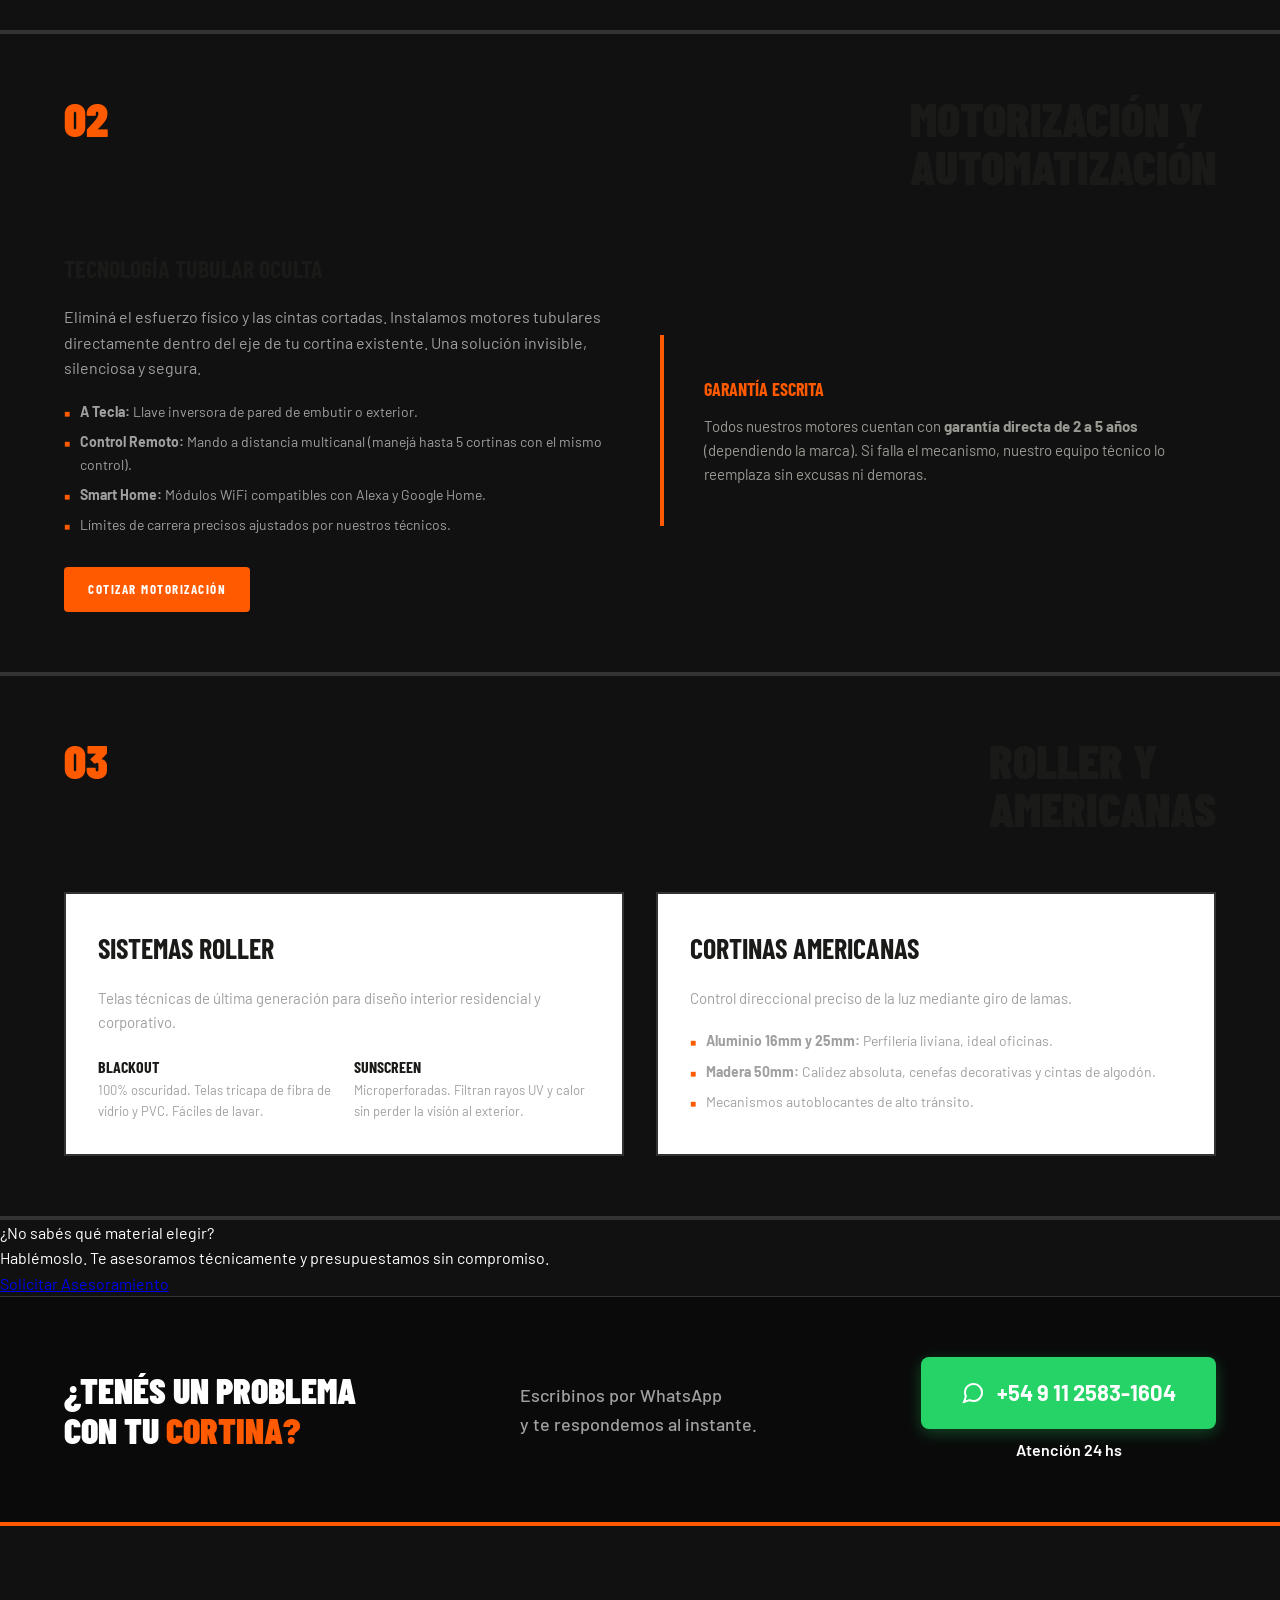
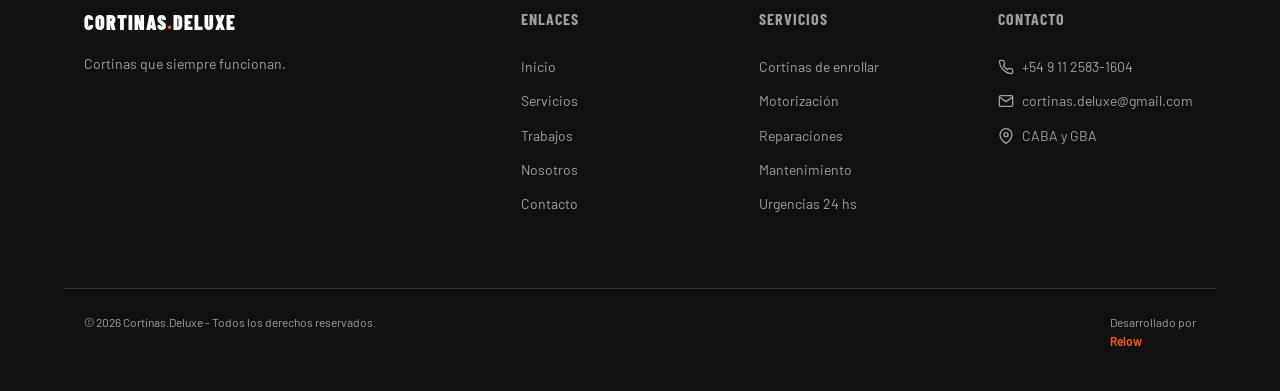
<file: servicios.html>
<!DOCTYPE html>
<html lang="es">
<head>
    <!-- Google tag (gtag.js) -->
    <script async src="https://www.googletagmanager.com/gtag/js?id=G-1SHH6PLGEV"></script>
    <script>
      window.dataLayer = window.dataLayer || [];
      function gtag(){dataLayer.push(arguments);}
      gtag('js', new Date());
      // Google Analytics
      gtag('config', 'G-1SHH6PLGEV');
      // Google Ads - conversión de llamada (número dinámico)
      gtag('config', 'AW-18227093387/uGJpCOrmrt4cEIu_rfND', {
        'phone_conversion_number': '1125831604'
      });
    </script>
    <script>
function gtag_report_conversion(url) {
  var callback = function () {
    if (typeof(url) != 'undefined') {
      window.location = url;
    }
  };

  gtag('event', 'conversion', {
    'send_to': 'AW-18227093387/MOEfCOaE9eMcEIu_rfND',
    'event_callback': callback
  });

  return false;
}
</script>

    <meta charset="UTF-8">
    <meta name="viewport" content="width=device-width, initial-scale=1.0">
    <title>Catálogo de Servicios | Cortinas.Metal</title>
    <meta name="description" content="Fabricación, venta e instalación de cortinas de enrollar en PVC, Madera y Aluminio. Motorización y sistemas Roller.">
    <link rel="stylesheet" href="style.css">
    <style>
        /* Clases extra específicas para el catálogo brutalista */
        .cm-catalog-section { padding: 60px 5%; border-bottom: 4px solid var(--border-color); }
        .cm-catalog-grid { display: grid; grid-template-columns: repeat(auto-fit, minmax(300px, 1fr)); gap: 32px; margin-top: 32px; }
        .cm-material-card { background: #fff; border: 2px solid var(--border-color); padding: 32px; position: relative; }
        .cm-material-card:hover { border-color: var(--text-dark); }
        .cm-material-tag { background: var(--text-dark); color: var(--text-light); font-family: var(--font-heading); font-weight: 700; text-transform: uppercase; letter-spacing: 2px; font-size: 12px; padding: 4px 12px; position: absolute; top: -12px; left: 24px; }
        .cm-material-title { font-family: var(--font-heading); font-size: 28px; text-transform: uppercase; margin-bottom: 16px; color: var(--text-dark); }
        .cm-tech-list { list-style: none; margin-top: 20px; }
        .cm-tech-list li { font-size: 14px; color: var(--text-muted); margin-bottom: 8px; padding-left: 16px; position: relative; }
        .cm-tech-list li::before { content: '■'; color: var(--accent); position: absolute; left: 0; font-size: 10px; top: 4px; }
    </style>
</head>
<body>
    
    <header id="header-placeholder"></header>

    <section class="cm-hero" style="grid-template-columns: 1fr;">
        <div class="cm-hero-left" style="padding-bottom: 60px;">
            <div class="cm-tag">Catálogo Técnico</div>
            <h1 class="cm-h1">Soluciones<br><em>Estructurales</em><br>para aberturas.</h1>
            <p class="cm-hero-desc" style="max-width: 600px;">Fabricamos e instalamos sistemas de persianas y cortinas con materiales de grado industrial. Superamos los estándares del mercado en durabilidad, aislación y seguridad.</p>
        </div>
    </section>

    <div class="cm-catalog-section" style="background: var(--bg-main);">
        <div class="cm-section-header">
            <div class="cm-section-num">01</div>
            <div class="cm-section-title">Cortinas de<br>Enrollar</div>
        </div>
        <p style="color: var(--text-muted); max-width: 700px; font-size: 16px; margin-bottom: 40px;">Fabricación a medida. Reemplazamos tu vieja cortina respetando las guías originales o instalamos sistemas completos desde cero con accesorios galvanizados antioxidantes.</p>

        <div class="cm-catalog-grid">
            <div class="cm-material-card">
                <div class="cm-material-tag">Económico & Versátil</div>
                <h3 class="cm-material-title">PVC Súper Reforzado</h3>
                <p style="color: var(--text-muted); font-size: 15px;">Lamas de extrusión de alta densidad. Ignífugas, evitan la formación de hongos y son 100% libres de mantenimiento. Ideales para el clima húmedo de Buenos Aires.</p>
                <ul class="cm-tech-list">
                    <li>Calidad Estándar o Súper Reforzada.</li>
                    <li>Lavables con agua y detergente.</li>
                    <li>Resistencia a ácidos y alcohol.</li>
                    <li>Múltiples colores (Blanco, Gris, Símil Madera).</li>
                </ul>
            </div>

            <div class="cm-material-card">
                <div class="cm-material-tag">Premium & Aislante</div>
                <h3 class="cm-material-title">Aluminio Inyectado</h3>
                <p style="color: var(--text-muted); font-size: 15px;">El estándar más alto del mercado. Lamas de aluminio rellenas con espuma de poliuretano expandido de alta densidad. Bloqueo térmico y acústico superior.</p>
                <ul class="cm-tech-list">
                    <li>Insonorización extrema (ideal avenidas).</li>
                    <li>Aislación térmica (ahorro en aire acondicionado).</li>
                    <li>Peso ultraliviano (prolonga la vida del mecanismo).</li>
                    <li>Pintura horneada inalterable al sol.</li>
                </ul>
            </div>

            <div class="cm-material-card">
                <div class="cm-material-tag">Clásico & Pesado</div>
                <h3 class="cm-material-title">Madera (Tipo Barrio)</h3>
                <p style="color: var(--text-muted); font-size: 15px;">Estructuras de madera secada a horno para evitar deformaciones. Sistema tradicional "Barrio" que permite ventilación y entrada de luz graduada.</p>
                <ul class="cm-tech-list">
                    <li>Madera seleccionada (Raulí, Kiri).</li>
                    <li>Herrajes pesados reforzados.</li>
                    <li>Tratamiento protector con barniz marino.</li>
                    <li>Restauración de paños antiguos.</li>
                </ul>
            </div>
        </div>
    </div>

    <div class="cm-catalog-section" style="background: var(--bg-hover);">
        <div class="cm-section-header">
            <div class="cm-section-num">02</div>
            <div class="cm-section-title">Motorización y<br>Automatización</div>
        </div>
        
        <div style="display: grid; grid-template-columns: repeat(auto-fit, minmax(300px, 1fr)); gap: 40px; align-items: center;">
            <div>
                <h3 class="cm-material-title" style="font-size: 24px;">Tecnología Tubular Oculta</h3>
                <p style="color: var(--text-muted); font-size: 16px; margin-bottom: 20px;">Eliminá el esfuerzo físico y las cintas cortadas. Instalamos motores tubulares directamente dentro del eje de tu cortina existente. Una solución invisible, silenciosa y segura.</p>
                <ul class="cm-tech-list" style="margin-bottom: 30px;">
                    <li><strong>A Tecla:</strong> Llave inversora de pared de embutir o exterior.</li>
                    <li><strong>Control Remoto:</strong> Mando a distancia multicanal (manejá hasta 5 cortinas con el mismo control).</li>
                    <li><strong>Smart Home:</strong> Módulos WiFi compatibles con Alexa y Google Home.</li>
                    <li>Límites de carrera precisos ajustados por nuestros técnicos.</li>
                </ul>
                <a href="https://wa.me/5491125831604" onclick="return gtag_report_conversion(this.href);" class="cm-btn-primary" style="font-size: 13px; padding: 12px 24px;">Cotizar Motorización</a>
            </div>
            <div style="background: var(--bg-dark); padding: 40px; border-left: 4px solid var(--accent);">
                <div style="color: var(--accent); font-family: var(--font-heading); font-weight: 700; font-size: 18px; margin-bottom: 10px; text-transform: uppercase;">Garantía Escrita</div>
                <p style="color: #9A9A94; font-size: 15px;">Todos nuestros motores cuentan con <strong>garantía directa de 2 a 5 años</strong> (dependiendo la marca). Si falla el mecanismo, nuestro equipo técnico lo reemplaza sin excusas ni demoras.</p>
            </div>
        </div>
    </div>

    <div class="cm-catalog-section" style="background: var(--bg-main);">
        <div class="cm-section-header">
            <div class="cm-section-num">03</div>
            <div class="cm-section-title">Roller y<br>Americanas</div>
        </div>

        <div class="cm-catalog-grid" style="grid-template-columns: repeat(auto-fit, minmax(400px, 1fr));">
            <div class="cm-material-card">
                <h3 class="cm-material-title">Sistemas Roller</h3>
                <p style="color: var(--text-muted); font-size: 15px; margin-bottom: 20px;">Telas técnicas de última generación para diseño interior residencial y corporativo.</p>
                <div style="display: grid; grid-template-columns: 1fr 1fr; gap: 20px;">
                    <div>
                        <strong style="font-family: var(--font-heading); text-transform: uppercase; color: var(--text-dark);">Blackout</strong>
                        <p style="font-size: 13px; color: var(--text-muted);">100% oscuridad. Telas tricapa de fibra de vidrio y PVC. Fáciles de lavar.</p>
                    </div>
                    <div>
                        <strong style="font-family: var(--font-heading); text-transform: uppercase; color: var(--text-dark);">Sunscreen</strong>
                        <p style="font-size: 13px; color: var(--text-muted);">Microperforadas. Filtran rayos UV y calor sin perder la visión al exterior.</p>
                    </div>
                </div>
            </div>

            <div class="cm-material-card">
                <h3 class="cm-material-title">Cortinas Americanas</h3>
                <p style="color: var(--text-muted); font-size: 15px; margin-bottom: 20px;">Control direccional preciso de la luz mediante giro de lamas.</p>
                <ul class="cm-tech-list">
                    <li><strong>Aluminio 16mm y 25mm:</strong> Perfilería liviana, ideal oficinas.</li>
                    <li><strong>Madera 50mm:</strong> Calidez absoluta, cenefas decorativas y cintas de algodón.</li>
                    <li>Mecanismos autoblocantes de alto tránsito.</li>
                </ul>
            </div>
        </div>
    </div>

    <div class="cm-urgency-banner" style="margin-top: 0;">
        <div>
            <div class="cm-urgency-text">¿No sabés qué material elegir?</div>
            <div class="cm-urgency-sub">Hablémoslo. Te asesoramos técnicamente y presupuestamos sin compromiso.</div>
        </div>
        <a href="https://wa.me/5491125831604" onclick="return gtag_report_conversion(this.href);" class="cm-btn-white">Solicitar Asesoramiento</a>
    </div>

    <div id="footer-placeholder"></div>
    <script src="components.js"></script>
</body>
</html>
</file>
<file: style.css>
/* ==========================================================================
   CORTINAS DELUXE | DESIGN SYSTEM DARK PREMIUM 2026
   ========================================================================== */
@import url('https://fonts.googleapis.com/css2?family=Barlow+Condensed:wght@400;600;700;800;900&family=Barlow:wght@300;400;500;600;700&display=swap');

:root {
  --bg-main: #111111;        /* Fondo base oscuro */
  --bg-darker: #0A0A0A;      /* Fondo aún más oscuro */
  --bg-card: #1A1A1A;        /* Fondo de tarjetas oscuras */
  --bg-light: #F5F2ED;       /* Fondo claro (para sección servicios) */
  --accent: #FF5A00;         /* Naranja intenso CTAs */
  --accent-hover: #CC4800;   
  --text-main: #FFFFFF;      
  --text-muted: #A0A0A0;     
  --text-dark: #1A1A18;      
  --text-muted-dark: #6B6B64;
  --border-color: #333333;   
  --border-color-light: #D8D5CE;
  --font-heading: 'Barlow Condensed', sans-serif;
  --font-body: 'Barlow', sans-serif;
  --green-whatsapp: #25D366;
}

* { margin: 0; padding: 0; box-sizing: border-box; }
body { font-family: var(--font-body); background-color: var(--bg-main); color: var(--text-main); line-height: 1.6; -webkit-font-smoothing: antialiased; }
.container { width: 100%; max-width: 1200px; margin: 0 auto; padding: 0 20px; }

/* TOPBAR */
.cm-topbar { background-color: var(--bg-darker); border-bottom: 1px solid var(--border-color); padding: 8px 32px; display: flex; justify-content: space-between; font-size: 12px; color: var(--text-muted); font-weight: 500; }
.cm-topbar-left { display: flex; gap: 24px; }
.cm-topbar-item { display: flex; align-items: center; gap: 6px; }
.cm-topbar-right { display: flex; align-items: center; gap: 24px; }
.cm-topbar-right a { color: var(--text-main); text-decoration: none; font-weight: 700; display: flex; align-items: center; gap: 6px;}
.cm-btn-top { background: var(--accent); color: #fff; padding: 6px 16px; font-family: var(--font-heading); font-weight: 700; font-size: 14px; text-transform: uppercase; text-decoration: none; border-radius: 2px; transition: background 0.2s; }
.cm-btn-top:hover { background: var(--accent-hover); }

/* NAVBAR */
.cm-nav { background: var(--bg-main); padding: 0 32px; height: 80px; display: flex; align-items: center; justify-content: space-between; border-bottom: 1px solid var(--border-color); position: sticky; top: 0; z-index: 1000; }
.cm-logo { font-family: var(--font-heading); font-weight: 900; font-size: 26px; color: var(--text-main); letter-spacing: 1px; text-transform: uppercase; text-decoration: none; }
.cm-logo span { color: var(--accent); }
.cm-nav-links { display: flex; gap: 32px; list-style: none; height: 100%; align-items: center;}
.cm-nav-links li { height: 100%; display: flex; align-items: center; position: relative;}
.cm-nav-links a { text-decoration: none; color: var(--text-muted); font-size: 15px; font-weight: 600; text-transform: uppercase; letter-spacing: 1.5px; transition: color 0.2s; }
.cm-nav-links a:hover, .cm-nav-links li.active a { color: var(--text-main); }
.cm-nav-links li.active::after { content: ''; position: absolute; bottom: -1px; left: 0; width: 100%; height: 3px; background: var(--accent); }

/* DROPDOWN */
.nav-item-dropdown { position: relative; }
.dropdown-menu { position: absolute; top: 100%; left: 0; background: var(--bg-card); border-top: 3px solid var(--accent); min-width: 220px; display: none; flex-direction: column; z-index: 1100; box-shadow: 0 10px 30px rgba(0,0,0,0.5); }
.nav-item-dropdown:hover .dropdown-menu { display: flex; }
.cm-nav-links .dropdown-link { text-decoration: none; color: var(--text-muted); font-size: 14px; font-weight: 600; text-transform: uppercase; padding: 16px 20px; border-bottom: 1px solid var(--border-color); transition: all 0.2s; display: block; }
.cm-nav-links .dropdown-link:hover { background: var(--accent); color: #ffffff; padding-left: 24px; }
@media (max-width: 900px) { .cm-nav-links, .cm-topbar { display: none; } .cm-nav { padding: 0 20px; height: 64px;} }

/* BOTONES */
.cm-btn-primary { display: inline-flex; align-items: center; justify-content: center; gap: 8px; background: var(--accent); color: #fff; padding: 16px 32px; font-family: var(--font-heading); font-weight: 700; font-size: 16px; letter-spacing: 1.5px; text-transform: uppercase; text-decoration: none; cursor: pointer; border: none; border-radius: 4px; transition: background 0.2s, transform 0.1s; }
.cm-btn-primary:hover { background: var(--accent-hover); transform: translateY(-2px); }
.cm-btn-outline { display: inline-flex; align-items: center; justify-content: center; background: transparent; color: var(--text-main); padding: 14px 32px; font-family: var(--font-heading); font-weight: 700; font-size: 16px; letter-spacing: 1.5px; text-transform: uppercase; text-decoration: none; cursor: pointer; border: 2px solid var(--border-color); border-radius: 4px; transition: all 0.2s; }
.cm-btn-outline:hover { border-color: var(--text-main); background: rgba(255,255,255,0.05);}
.cm-btn-whatsapp { display: inline-flex; align-items: center; justify-content: center; gap: 12px; background: var(--green-whatsapp); color: #fff; padding: 18px 40px; font-family: var(--font-body); font-weight: 700; font-size: 22px; text-decoration: none; border-radius: 8px; transition: transform 0.2s; box-shadow: 0 4px 15px rgba(37, 211, 102, 0.3); }
.cm-btn-whatsapp:hover { transform: translateY(-2px); }

/* HERO SECTION */
.cm-hero { display: grid; grid-template-columns: 1fr 450px; background-color: var(--bg-main); background-image: radial-gradient(circle at 100% 0%, rgba(255, 90, 0, 0.05) 0%, transparent 50%); border-bottom: 1px solid var(--border-color); min-height: 80vh; }
.cm-hero-left { padding: 80px 60px 80px 5%; display: flex; flex-direction: column; justify-content: center; }
.cm-tag { display: inline-block; color: var(--accent); border: 1px solid var(--accent); font-size: 12px; font-weight: 700; letter-spacing: 2px; text-transform: uppercase; padding: 6px 14px; margin-bottom: 24px; border-radius: 2px; width: fit-content; }
.cm-h1 { font-family: var(--font-heading); font-weight: 900; font-size: clamp(4rem, 7vw, 6.5rem); line-height: 0.9; letter-spacing: -2px; color: var(--text-main); text-transform: uppercase; margin-bottom: 24px; }
.cm-h1 em { color: var(--accent); font-style: normal; }
.cm-hero-desc { color: var(--text-muted); font-size: 18px; font-weight: 400; max-width: 500px; line-height: 1.6; margin-bottom: 40px; }
.cm-hero-actions { display: flex; gap: 16px; flex-wrap: wrap; margin-bottom: 40px;}
.cm-hero-trust { display: flex; gap: 32px; border-top: 1px solid var(--border-color); padding-top: 24px;}
.cm-trust-item { display: flex; align-items: center; gap: 8px; font-size: 14px; color: var(--text-muted); font-weight: 500;}
.cm-trust-item svg { width: 20px; height: 20px; stroke: var(--text-main); fill: none; stroke-width: 1.5;}
.cm-hero-right { display: flex; flex-direction: column; background: url('https://images.unsplash.com/photo-1581092921461-eab62e97a780?auto=format&fit=crop&q=80&w=800') center/cover no-repeat; position: relative; }
.cm-hero-right::before { content: ''; position: absolute; inset: 0; background: linear-gradient(to right, var(--bg-main) 0%, rgba(17,17,17,0.4) 100%); }
.cm-hero-cards-wrapper { position: relative; z-index: 1; padding: 60px 40px; display: flex; flex-direction: column; gap: 24px; height: 100%; justify-content: center; }
.cm-hero-card { background: rgba(26,26,26,0.85); backdrop-filter: blur(10px); padding: 32px; border-left: 4px solid var(--accent); border-radius: 4px; }
.cm-hero-card-label { font-size: 12px; font-weight: 700; letter-spacing: 2px; text-transform: uppercase; color: var(--accent); margin-bottom: 8px; }
.cm-hero-card-title { font-family: var(--font-heading); font-weight: 800; font-size: 32px; color: var(--text-main); margin-bottom: 8px; line-height: 1.1; text-transform: uppercase; }
.cm-hero-card-desc { font-size: 15px; color: var(--text-muted); font-weight: 400; line-height: 1.5; margin-bottom: 16px;}
.cm-link-arrow { font-size: 14px; font-weight: 700; letter-spacing: 1.5px; text-transform: uppercase; color: var(--accent); text-decoration: none; display: inline-flex; align-items: center; gap: 8px;}
.cm-link-arrow:hover { text-decoration: underline; }
@media (max-width: 1000px) { .cm-hero { grid-template-columns: 1fr; } .cm-hero-right { background: none; } .cm-hero-right::before { display: none; } .cm-hero-cards-wrapper { padding: 0 5% 60px 5%; } .cm-hero-card { background: var(--bg-card); } }

/* STRIP BLANCO CARACTERISTICAS */
.cm-features-strip { background: var(--bg-light); color: var(--text-dark); padding: 40px 5%; display: flex; justify-content: space-between; flex-wrap: wrap; gap: 24px; border-bottom: 1px solid var(--border-color-light); }
.cm-feature-item { display: flex; align-items: flex-start; gap: 16px; flex: 1; min-width: 200px;}
.cm-feature-icon { width: 40px; height: 40px; display: flex; align-items: center; justify-content: center; border: 2px solid var(--text-dark); border-radius: 50%; flex-shrink: 0;}
.cm-feature-icon svg { width: 20px; height: 20px; stroke: var(--text-dark); fill: none; stroke-width: 2;}
.cm-feature-text h4 { font-family: var(--font-heading); font-size: 20px; font-weight: 800; text-transform: uppercase; margin-bottom: 4px; line-height: 1.1;}
.cm-feature-text p { font-size: 14px; color: var(--text-muted-dark); }

/* SERVICIOS SECTION (LIGHT MODO INVERTIDO) */
.cm-services-section { padding: 100px 5%; background: var(--bg-light); color: var(--text-dark); }
.cm-section-header { display: flex; align-items: baseline; justify-content: space-between; margin-bottom: 60px; flex-wrap: wrap; gap: 20px;}
.cm-header-left { display: flex; align-items: baseline; gap: 16px;}
.cm-section-num { font-family: var(--font-heading); font-weight: 900; font-size: 48px; color: var(--accent); line-height: 1; }
.cm-section-title { font-family: var(--font-heading); font-weight: 900; font-size: 48px; text-transform: uppercase; color: var(--text-dark); line-height: 1; }
.cm-services-grid { display: grid; grid-template-columns: repeat(auto-fit, minmax(280px, 1fr)); gap: 24px; }
.cm-service-card { background: #FFFFFF; border-radius: 8px; overflow: hidden; box-shadow: 0 4px 20px rgba(0,0,0,0.05); text-decoration: none; color: inherit; display: flex; flex-direction: column; transition: transform 0.3s; height: 100%; }
.cm-service-card:hover { transform: translateY(-8px); }
.cm-service-img { height: 250px; background: #E0E0E0; position: relative; flex-shrink: 0; }
.cm-service-img img { width: 100%; height: 100%; object-fit: cover;}
.cm-service-icon-abs { position: absolute; bottom: -24px; left: 24px; width: 48px; height: 48px; background: var(--accent); display: flex; align-items: center; justify-content: center; border-radius: 4px; z-index: 10; }
.cm-service-icon-abs svg { width: 24px; height: 24px; stroke: #fff; fill: none; stroke-width: 2;}
.cm-service-content { padding: 40px 24px 32px 24px; flex-grow: 1;}
.cm-service-name { font-family: var(--font-heading); font-weight: 800; font-size: 22px; text-transform: uppercase; color: var(--text-dark); margin-bottom: 12px; }
.cm-service-desc { font-size: 14px; color: var(--text-muted-dark); font-weight: 400; line-height: 1.6; }

/* ESTADISTICAS */
.cm-stats-section { background: var(--bg-darker); padding: 80px 5%; display: grid; grid-template-columns: 1fr 2fr; gap: 60px; align-items: center; border-top: 1px solid var(--border-color); border-bottom: 1px solid var(--border-color); }
.cm-stats-left h2 { font-family: var(--font-heading); font-weight: 900; font-size: 42px; text-transform: uppercase; line-height: 1.1; margin-bottom: 16px;}
.cm-stats-left p { color: var(--text-muted); font-size: 16px; margin-bottom: 32px; max-width: 300px;}
.cm-stats-grid { display: grid; grid-template-columns: repeat(4, 1fr); gap: 24px; text-align: center;}
.cm-stat-box svg { width: 32px; height: 32px; stroke: var(--accent); fill: none; margin-bottom: 16px;}
.cm-stat-number { font-family: var(--font-heading); font-size: 40px; font-weight: 900; margin-bottom: 8px;}
.cm-stat-label { font-size: 13px; font-weight: 700; letter-spacing: 1px; color: var(--text-muted); text-transform: uppercase;}
@media (max-width: 900px) { .cm-stats-section { grid-template-columns: 1fr; gap: 40px;} .cm-stats-grid { grid-template-columns: 1fr 1fr; gap: 32px;} }

/* GALERIA & TESTIMONIOS */
.cm-gallery-section { padding: 80px 5%; background: var(--bg-main); display: grid; grid-template-columns: 1fr 1fr; gap: 60px;}
.cm-gallery-title { font-family: var(--font-heading); font-size: 24px; font-weight: 800; text-transform: uppercase; margin-bottom: 32px;}
.cm-gallery-images { display: grid; grid-template-columns: repeat(4, 1fr); gap: 8px; margin-bottom: 24px;}
.cm-gallery-images img { width: 100%; height: 120px; object-fit: cover; border-radius: 4px; border: 1px solid var(--border-color);}
.cm-testimonial-card { background: var(--bg-card); padding: 40px; border-radius: 8px; border: 1px solid var(--border-color); position: relative;}
.cm-testimonial-card::before { content: '“'; position: absolute; top: 20px; left: 20px; font-size: 60px; font-family: serif; color: var(--accent); line-height: 1; opacity: 0.5;}
.cm-testimonial-text { font-size: 18px; font-weight: 500; font-style: italic; margin-bottom: 24px; position: relative; z-index: 1;}
.cm-testimonial-author { display: flex; align-items: center; justify-content: space-between;}
.cm-author-info { display: flex; align-items: center; gap: 16px;}
.cm-author-info img { width: 48px; height: 48px; border-radius: 50%; object-fit: cover;}
.cm-author-name { font-weight: 700; font-size: 16px;}
.cm-author-rol { font-size: 13px; color: var(--text-muted);}
.cm-stars { color: var(--accent); font-size: 18px; letter-spacing: 2px;}
@media (max-width: 900px) { .cm-gallery-section { grid-template-columns: 1fr; } }

/* CTA BOTTOM & FOOTER */
.cm-bottom-cta { background: var(--bg-darker); padding: 60px 5%; display: flex; align-items: center; justify-content: space-between; border-top: 1px solid var(--border-color); border-bottom: 4px solid var(--accent); flex-wrap: wrap; gap: 32px; }
.cm-cta-text h2 { font-family: var(--font-heading); font-size: 36px; font-weight: 900; text-transform: uppercase; line-height: 1.1;}
.cm-cta-text h2 em { color: var(--accent); font-style: normal;}
.cm-cta-sub { font-size: 18px; color: var(--text-muted); font-weight: 500;}

.cm-footer { background: var(--bg-main); padding: 80px 5% 40px; font-size: 14px;}
.cm-footer-grid { display: grid; grid-template-columns: 2fr 1fr 1fr 1fr; gap: 40px; margin-bottom: 60px; }
.cm-footer h4 { font-family: var(--font-heading); color: var(--text-muted); font-size: 16px; text-transform: uppercase; letter-spacing: 1px; margin-bottom: 24px; }
.cm-footer ul { list-style: none; }
.cm-footer ul li { margin-bottom: 12px;}
.cm-footer a { color: var(--text-muted); text-decoration: none; transition: color 0.2s; display: flex; align-items: center; gap: 8px;}
.cm-footer a:hover { color: var(--text-main); }
.cm-footer-bottom { border-top: 1px solid var(--border-color); padding-top: 24px; display: flex; justify-content: space-between; color: var(--text-muted); font-size: 12px; }
@media (max-width: 900px) { .cm-footer-grid { grid-template-columns: 1fr; } }
/* ==========================================================================
   CARRUSELES NATIVOS (CSS SCROLL SNAP)
   ========================================================================== */
.cm-carousel-container { 
  position: relative; 
  width: 100%; 
  border-radius: 4px; 
  overflow: hidden; 
  margin-bottom: 24px;
}
.cm-carousel { 
  display: flex; 
  overflow-x: auto; 
  scroll-snap-type: x mandatory; 
  scrollbar-width: none; /* Firefox */
  -ms-overflow-style: none; /* IE/Edge */
  scroll-behavior: smooth; 
}
.cm-carousel::-webkit-scrollbar { display: none; /* Chrome/Safari */ }
.cm-carousel-slide { 
  min-width: 100%; 
  height: 250px; 
  scroll-snap-align: start; 
  position: relative; 
}
.cm-carousel-slide img { 
  width: 100%; 
  height: 100%; 
  object-fit: cover; 
  display: block; 
}
.cm-carousel-btn { 
  position: absolute; 
  top: 50%; 
  transform: translateY(-50%); 
  background: rgba(17, 17, 17, 0.85); 
  color: var(--accent); 
  border: 1px solid var(--accent); 
  width: 36px; 
  height: 36px; 
  display: flex; 
  align-items: center; 
  justify-content: center; 
  cursor: pointer; 
  z-index: 2; 
  border-radius: 4px; 
  transition: all 0.2s; 
}
.cm-carousel-btn:hover { 
  background: var(--accent); 
  color: #fff; 
}
.cm-carousel-btn.prev { left: 8px; }
.cm-carousel-btn.next { right: 8px; }

/* Ajuste específico para index.html (mantiene el ícono flotante) */
.cm-service-img .cm-carousel-container { margin-bottom: 0; }
.cm-service-img .cm-service-icon-abs { z-index: 3; }
</file>
